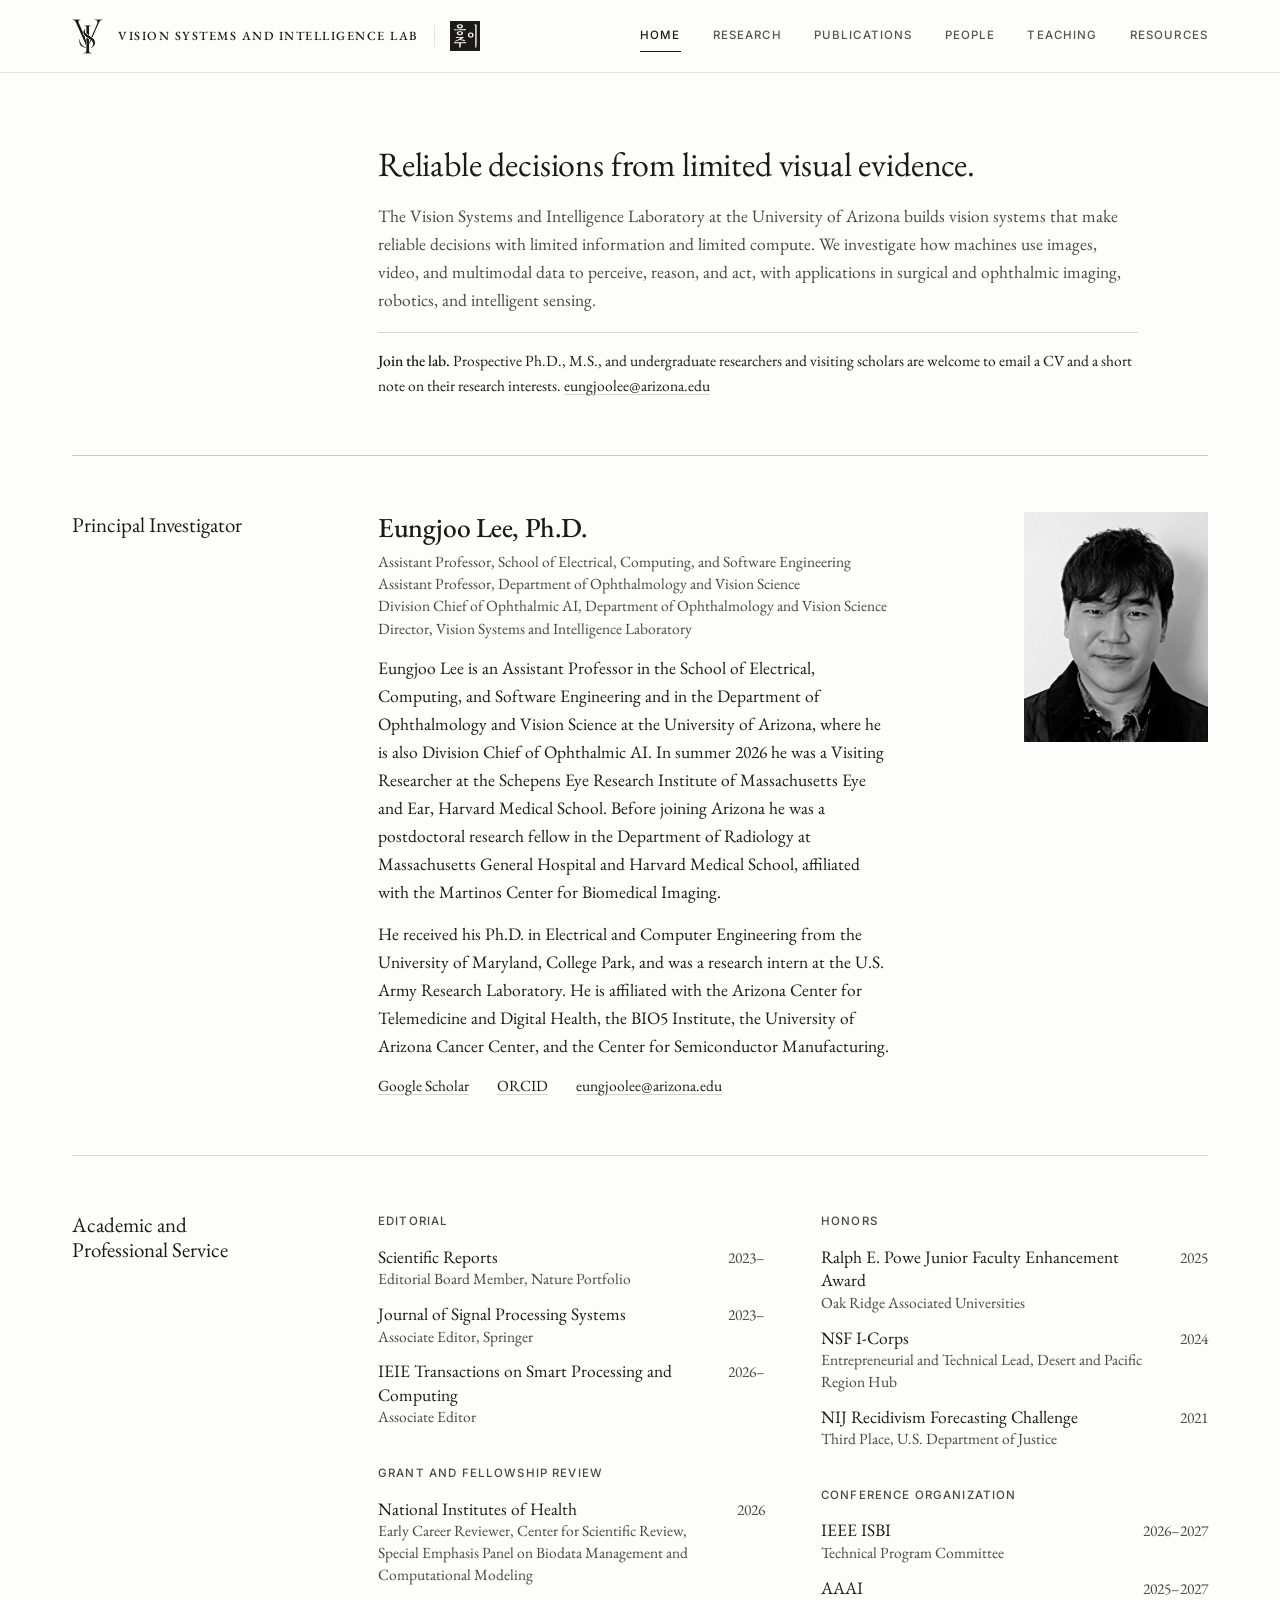
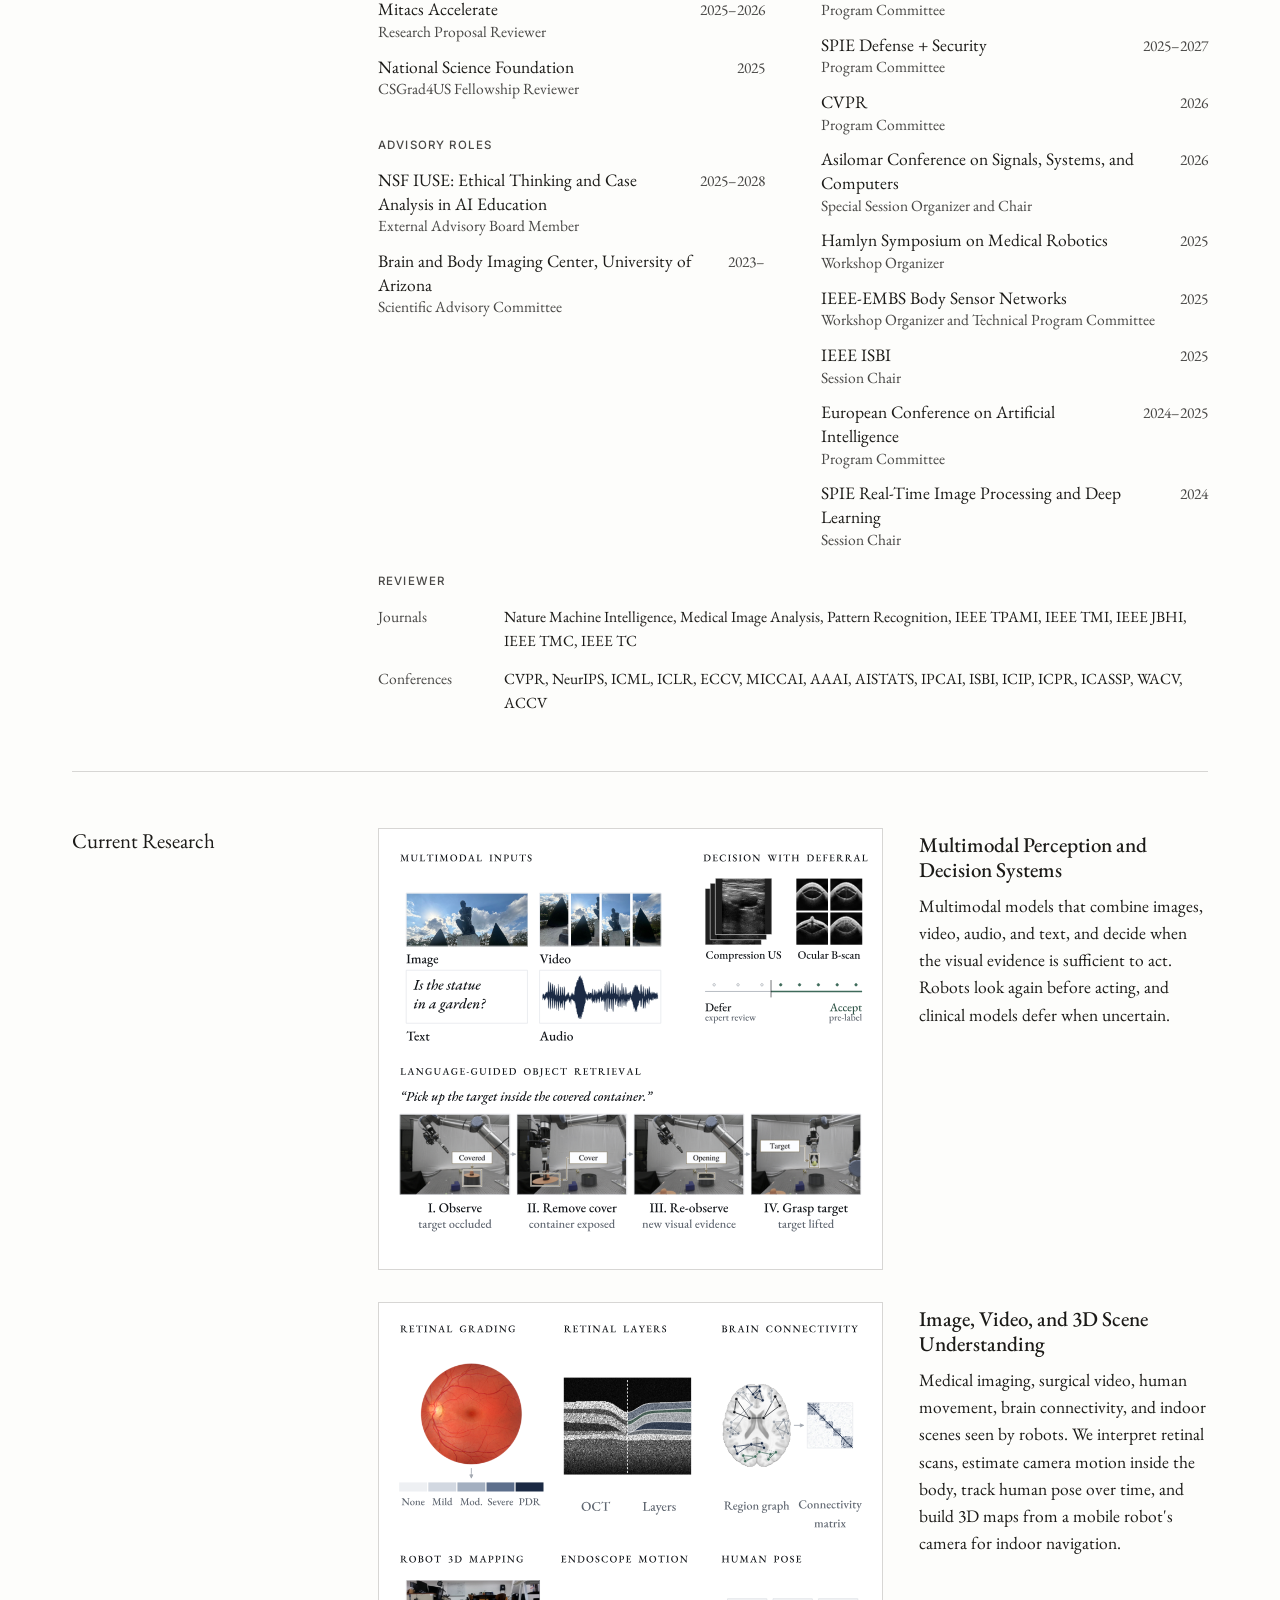
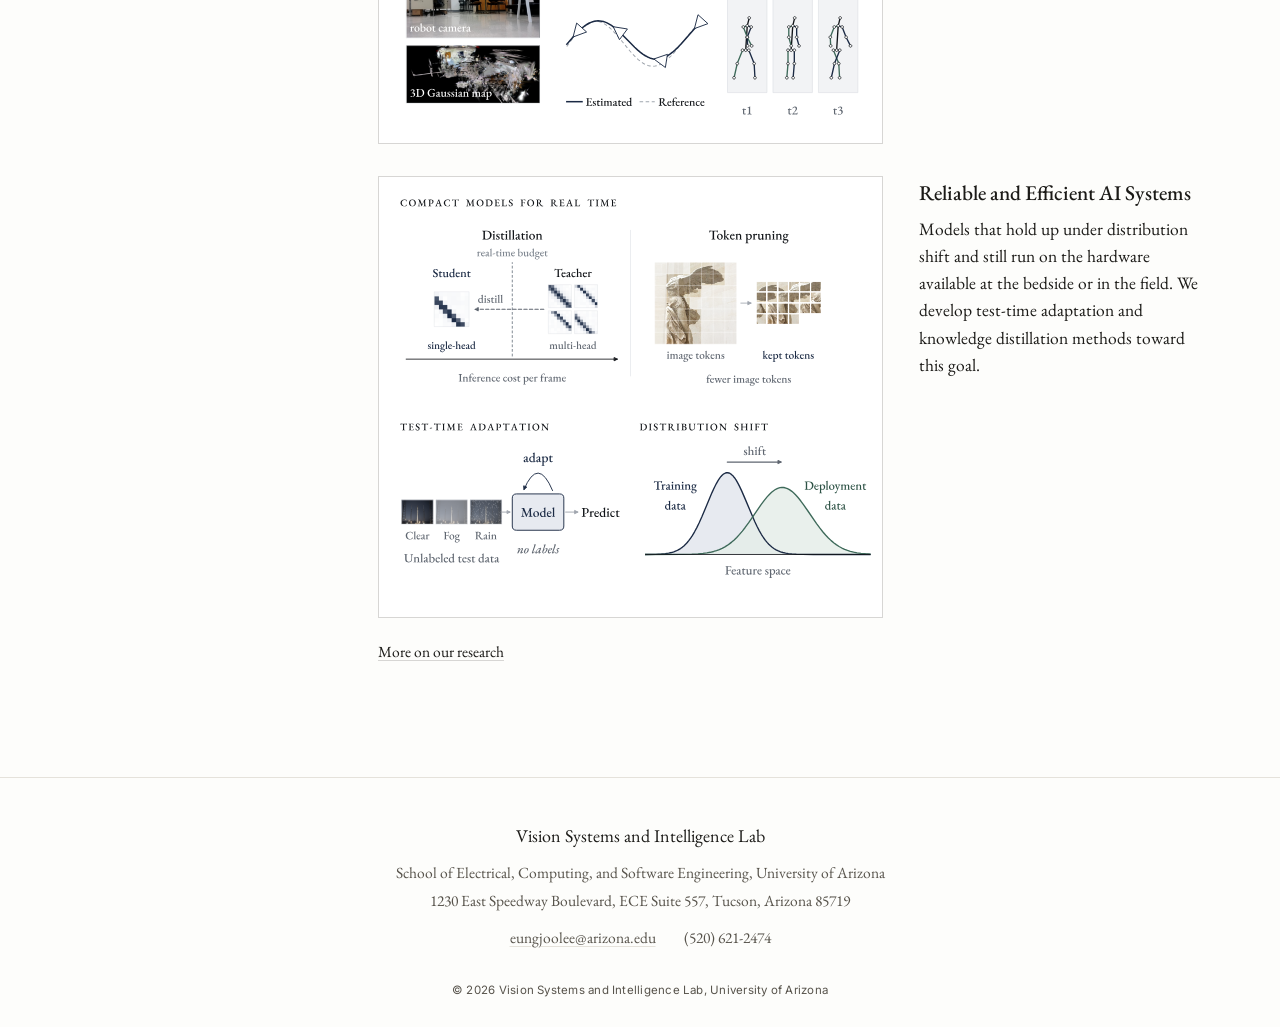
<file: index.html>
<!doctype html>
<html lang="en"><head><meta charset="utf-8"><meta name="viewport" content="width=device-width,initial-scale=1,viewport-fit=cover">
<title>Vision Systems and Intelligence Lab, University of Arizona</title><meta name="description" content="The Vision Systems and Intelligence Laboratory at the University of Arizona builds vision systems that make reliable decisions with limited information and limited compute.">
<meta property="og:title" content="Vision Systems and Intelligence Lab, University of Arizona"><meta property="og:description" content="The Vision Systems and Intelligence Laboratory at the University of Arizona builds vision systems that make reliable decisions with limited information and limited compute."><meta property="og:type" content="website"><meta property="og:site_name" content="Vision Systems and Intelligence Lab"><meta property="og:url" content="https://vsilab.github.io/">
<meta property="og:image" content="https://vsilab.github.io/assets/og-image.png?v=d3f667ca"><meta property="og:image:width" content="1200"><meta property="og:image:height" content="630"><meta property="og:image:alt" content="Vision Systems and Intelligence Lab, University of Arizona"><meta name="twitter:card" content="summary_large_image"><meta name="twitter:image" content="https://vsilab.github.io/assets/og-image.png?v=d3f667ca">
<link rel="icon" href="assets/favicon.png"><link rel="apple-touch-icon" href="assets/apple-touch-icon.png">
<link rel="preconnect" href="https://fonts.googleapis.com"><link rel="preconnect" href="https://fonts.gstatic.com" crossorigin><link rel="stylesheet" href="https://fonts.googleapis.com/css2?family=EB+Garamond:ital,wght@0,400;0,500;0,600;1,400&family=Inter:wght@400;500&display=swap"><link rel="stylesheet" href="assets/style.css?v=fe0dae03"></head>
<body><a class="skip" href="#main">Skip to content</a>
<header class="masthead"><div class="masthead-in"><a class="brand" href="index.html"><span class="mark" role="img" aria-label="VSI"></span><span class="brand-name"><span class="bn-1">Vision Systems and</span> <span class="bn-2">Intelligence Lab</span></span><span class="seal-rule" aria-hidden="true"></span><span class="seal" role="img" aria-label="이응주" style="-webkit-mask-image:url(assets/seal.svg?v=68c5e53a);mask-image:url(assets/seal.svg?v=68c5e53a)"></span></a><button class="menu" type="button" aria-expanded="false" aria-controls="nav">Menu</button><nav id="nav" class="nav" aria-label="Main"><a href="index.html" data-nav="index" aria-current="page">Home</a><a href="research.html" data-nav="research">Research</a><a href="publications.html" data-nav="publications">Publications</a><a href="people.html" data-nav="people">People</a><a href="teaching.html" data-nav="teaching">Teaching</a><a href="resources.html" data-nav="resources">Resources</a></nav></div></header>
<main id="main" class="wrap"><section class="hero"><h1>Reliable decisions from limited visual evidence.</h1><p>The Vision Systems and Intelligence Laboratory at the University of Arizona builds vision systems that make reliable decisions with limited information and limited compute. We investigate how machines use images, video, and multimodal data to perceive, reason, and act, with applications in surgical and ophthalmic imaging, robotics, and intelligent sensing.</p><p class="join"><span>Join the lab.</span> Prospective Ph.D., M.S., and undergraduate researchers and visiting scholars are welcome to email a CV and a short note on their research interests. <a href="mailto:eungjoolee@arizona.edu">eungjoolee@arizona.edu</a></p></section><section class="sec" id="pi"><h2 class="sec-title">Principal Investigator</h2><div class="sec-body"><div class="pi"><div class="pi-text"><p class="pi-name">Eungjoo Lee, Ph.D.</p><p class="pi-roles">Assistant Professor, School of Electrical, Computing, and Software Engineering<br>Assistant Professor, Department of Ophthalmology and Vision Science<br>Division Chief of Ophthalmic AI, Department of Ophthalmology and Vision Science<br>Director, Vision Systems and Intelligence Laboratory</p><p>Eungjoo Lee is an Assistant Professor in the School of Electrical, Computing, and Software Engineering and in the Department of Ophthalmology and Vision Science at the University of Arizona, where he is also Division Chief of Ophthalmic AI. In summer 2026 he was a Visiting Researcher at the Schepens Eye Research Institute of Massachusetts Eye and Ear, Harvard Medical School. Before joining Arizona he was a postdoctoral research fellow in the Department of Radiology at Massachusetts General Hospital and Harvard Medical School, affiliated with the Martinos Center for Biomedical Imaging.</p><p>He received his Ph.D. in Electrical and Computer Engineering from the University of Maryland, College Park, and was a research intern at the U.S. Army Research Laboratory. He is affiliated with the Arizona Center for Telemedicine and Digital Health, the BIO5 Institute, the University of Arizona Cancer Center, and the Center for Semiconductor Manufacturing.</p><p class="pi-links"><a href="https://scholar.google.com/citations?user=cyxDfeIAAAAJ&amp;hl=en" target="_blank" rel="noopener">Google Scholar</a><a href="https://orcid.org/0000-0001-6386-8470" target="_blank" rel="noopener">ORCID</a><a href="mailto:eungjoolee@arizona.edu">eungjoolee@arizona.edu</a></p></div><div class="pi-photo portrait"><img src="assets/people/eungjoo-lee-v3.jpg" alt="Eungjoo Lee, Ph.D." loading="lazy" decoding="async"></div></div></div></section><section class="sec" id="service"><h2 class="sec-title">Academic and Professional Service</h2><div class="sec-body"><div class="svc-grid"><div class="svc-group"><h3 class="minor">Editorial</h3><ul class="svc"><li><span class="svc-what"><span class="svc-name">Scientific Reports</span><span class="svc-role">Editorial Board Member, Nature Portfolio</span></span><span class="svc-year">2023–</span></li><li><span class="svc-what"><span class="svc-name">Journal of Signal Processing Systems</span><span class="svc-role">Associate Editor, Springer</span></span><span class="svc-year">2023–</span></li><li><span class="svc-what"><span class="svc-name">IEIE Transactions on Smart Processing and Computing</span><span class="svc-role">Associate Editor</span></span><span class="svc-year">2026–</span></li></ul></div><div class="svc-group"><h3 class="minor">Grant and fellowship review</h3><ul class="svc"><li><span class="svc-what"><span class="svc-name">National Institutes of Health</span><span class="svc-role">Early Career Reviewer, Center for Scientific Review, Special Emphasis Panel on Biodata Management and Computational Modeling</span></span><span class="svc-year">2026</span></li><li><span class="svc-what"><span class="svc-name">Mitacs Accelerate</span><span class="svc-role">Research Proposal Reviewer</span></span><span class="svc-year">2025–2026</span></li><li><span class="svc-what"><span class="svc-name">National Science Foundation</span><span class="svc-role">CSGrad4US Fellowship Reviewer</span></span><span class="svc-year">2025</span></li></ul></div><div class="svc-group"><h3 class="minor">Advisory roles</h3><ul class="svc"><li><span class="svc-what"><span class="svc-name">NSF IUSE: Ethical Thinking and Case Analysis in AI Education</span><span class="svc-role">External Advisory Board Member</span></span><span class="svc-year">2025–2028</span></li><li><span class="svc-what"><span class="svc-name">Brain and Body Imaging Center, University of Arizona</span><span class="svc-role">Scientific Advisory Committee</span></span><span class="svc-year">2023–</span></li></ul></div><div class="svc-group"><h3 class="minor">Honors</h3><ul class="svc"><li><span class="svc-what"><span class="svc-name">Ralph E. Powe Junior Faculty Enhancement Award</span><span class="svc-role">Oak Ridge Associated Universities</span></span><span class="svc-year">2025</span></li><li><span class="svc-what"><span class="svc-name">NSF I-Corps</span><span class="svc-role">Entrepreneurial and Technical Lead, Desert and Pacific Region Hub</span></span><span class="svc-year">2024</span></li><li><span class="svc-what"><span class="svc-name">NIJ Recidivism Forecasting Challenge</span><span class="svc-role">Third Place, U.S. Department of Justice</span></span><span class="svc-year">2021</span></li></ul></div><div class="svc-group"><h3 class="minor">Conference organization</h3><ul class="svc"><li><span class="svc-what"><span class="svc-name">IEEE ISBI</span><span class="svc-role">Technical Program Committee</span></span><span class="svc-year">2026–2027</span></li><li><span class="svc-what"><span class="svc-name">AAAI</span><span class="svc-role">Program Committee</span></span><span class="svc-year">2025–2027</span></li><li><span class="svc-what"><span class="svc-name">SPIE Defense + Security</span><span class="svc-role">Program Committee</span></span><span class="svc-year">2025–2027</span></li><li><span class="svc-what"><span class="svc-name">CVPR</span><span class="svc-role">Program Committee</span></span><span class="svc-year">2026</span></li><li><span class="svc-what"><span class="svc-name">Asilomar Conference on Signals, Systems, and Computers</span><span class="svc-role">Special Session Organizer and Chair</span></span><span class="svc-year">2026</span></li><li><span class="svc-what"><span class="svc-name">Hamlyn Symposium on Medical Robotics</span><span class="svc-role">Workshop Organizer</span></span><span class="svc-year">2025</span></li><li><span class="svc-what"><span class="svc-name">IEEE-EMBS Body Sensor Networks</span><span class="svc-role">Workshop Organizer and Technical Program Committee</span></span><span class="svc-year">2025</span></li><li><span class="svc-what"><span class="svc-name">IEEE ISBI</span><span class="svc-role">Session Chair</span></span><span class="svc-year">2025</span></li><li><span class="svc-what"><span class="svc-name">European Conference on Artificial Intelligence</span><span class="svc-role">Program Committee</span></span><span class="svc-year">2024–2025</span></li><li><span class="svc-what"><span class="svc-name">SPIE Real-Time Image Processing and Deep Learning</span><span class="svc-role">Session Chair</span></span><span class="svc-year">2024</span></li></ul></div></div><div class="svc-rv"><h3 class="minor">Reviewer</h3><p class="rv"><span>Journals</span>Nature Machine Intelligence, Medical Image Analysis, Pattern Recognition, IEEE TPAMI, IEEE TMI, IEEE JBHI, IEEE TMC, IEEE TC</p><p class="rv"><span>Conferences</span>CVPR, NeurIPS, ICML, ICLR, ECCV, MICCAI, AAAI, AISTATS, IPCAI, ISBI, ICIP, ICPR, ICASSP, WACV, ACCV</p></div></div></section><section class="sec" id="current"><h2 class="sec-title">Current Research</h2><div class="sec-body"><div class="dirs"><article class="dir"><div class="dir-text"><h3><a href="research.html#multimodal">Multimodal Perception and Decision Systems</a></h3><p>Multimodal models that combine images, video, audio, and text, and decide when the visual evidence is sufficient to act. Robots look again before acting, and clinical models defer when uncertain.</p></div><figure class="fig"><div class="fig-mat"><img src="assets/figures/overview-multimodal.svg?v=44f042c1" alt="One garden scene in four modalities (a photo of a statue among clipped yews, video frames panning across the garden, the waveform of birdsong there, and a question about the scene); compression ultrasound (DVT) and ocular B-scan views above a model-confidence scale, where cases below a reliability threshold are deferred to expert review and the rest are accepted as pre-labels; and a real robot that removes a cover, looks again, and grasps the target" loading="lazy" decoding="async" onerror="vsiFigError(this)"><span class="fig-empty" aria-hidden="true"></span></div></figure></article><article class="dir"><div class="dir-text"><h3><a href="research.html#medical">Image, Video, and 3D Scene Understanding</a></h3><p>Medical imaging, surgical video, human movement, brain connectivity, and indoor scenes seen by robots. We interpret retinal scans, estimate camera motion inside the body, track human pose over time, and build 3D maps from a mobile robot&#x27;s camera for indoor navigation.</p></div><figure class="fig"><div class="fig-mat"><img src="assets/figures/overview-medical.svg?v=fc5af7fb" alt="A fundus photograph with the five-level diabetic retinopathy severity scale, retinal layers in OCT, brain regions on an MNI template linked as a graph with the matching connectivity matrix, human pose keypoints across video frames, an endoscope camera trajectory, and a robot camera frame with the 3D Gaussian map built from the robot&#x27;s video" loading="lazy" decoding="async" onerror="vsiFigError(this)"><span class="fig-empty" aria-hidden="true"></span></div></figure></article><article class="dir"><div class="dir-text"><h3><a href="research.html#reliable">Reliable and Efficient AI Systems</a></h3><p>Models that hold up under distribution shift and still run on the hardware available at the bedside or in the field. We develop test-time adaptation and knowledge distillation methods toward this goal.</p></div><figure class="fig"><div class="fig-mat"><img src="assets/figures/overview-reliable.svg?v=3e376051" alt="Two routes to compact models (a multi-head attention teacher distilled into a single-head student that fits a real-time budget, and pruning background tokens of a photograph of a statue so the model processes fewer tokens); a model that adapts on unlabeled images taken in clear, foggy, and rainy weather; and a shift in feature space between training and deployment data" loading="lazy" decoding="async" onerror="vsiFigError(this)"><span class="fig-empty" aria-hidden="true"></span></div></figure></article></div><p class="sec-more"><a href="research.html">More on our research</a></p></div></section></main>
<footer class="foot"><div class="foot-in"><p class="foot-name">Vision Systems and Intelligence Lab</p><p><span class="nw">School of Electrical, Computing, and Software Engineering</span>, <span class="nw">University of Arizona</span></p><p><span class="nw">1230 East Speedway Boulevard</span>, <span class="nw">ECE Suite 557</span>, <span class="nw">Tucson, Arizona 85719</span></p><p class="foot-contact"><a href="mailto:eungjoolee@arizona.edu">eungjoolee@arizona.edu</a><span>(520) 621-2474</span></p><p class="foot-copy">© 2026 Vision Systems and Intelligence Lab, University of Arizona</p></div></footer>
<script src="assets/site.js?v=8c8b1245"></script></body></html>
</file>
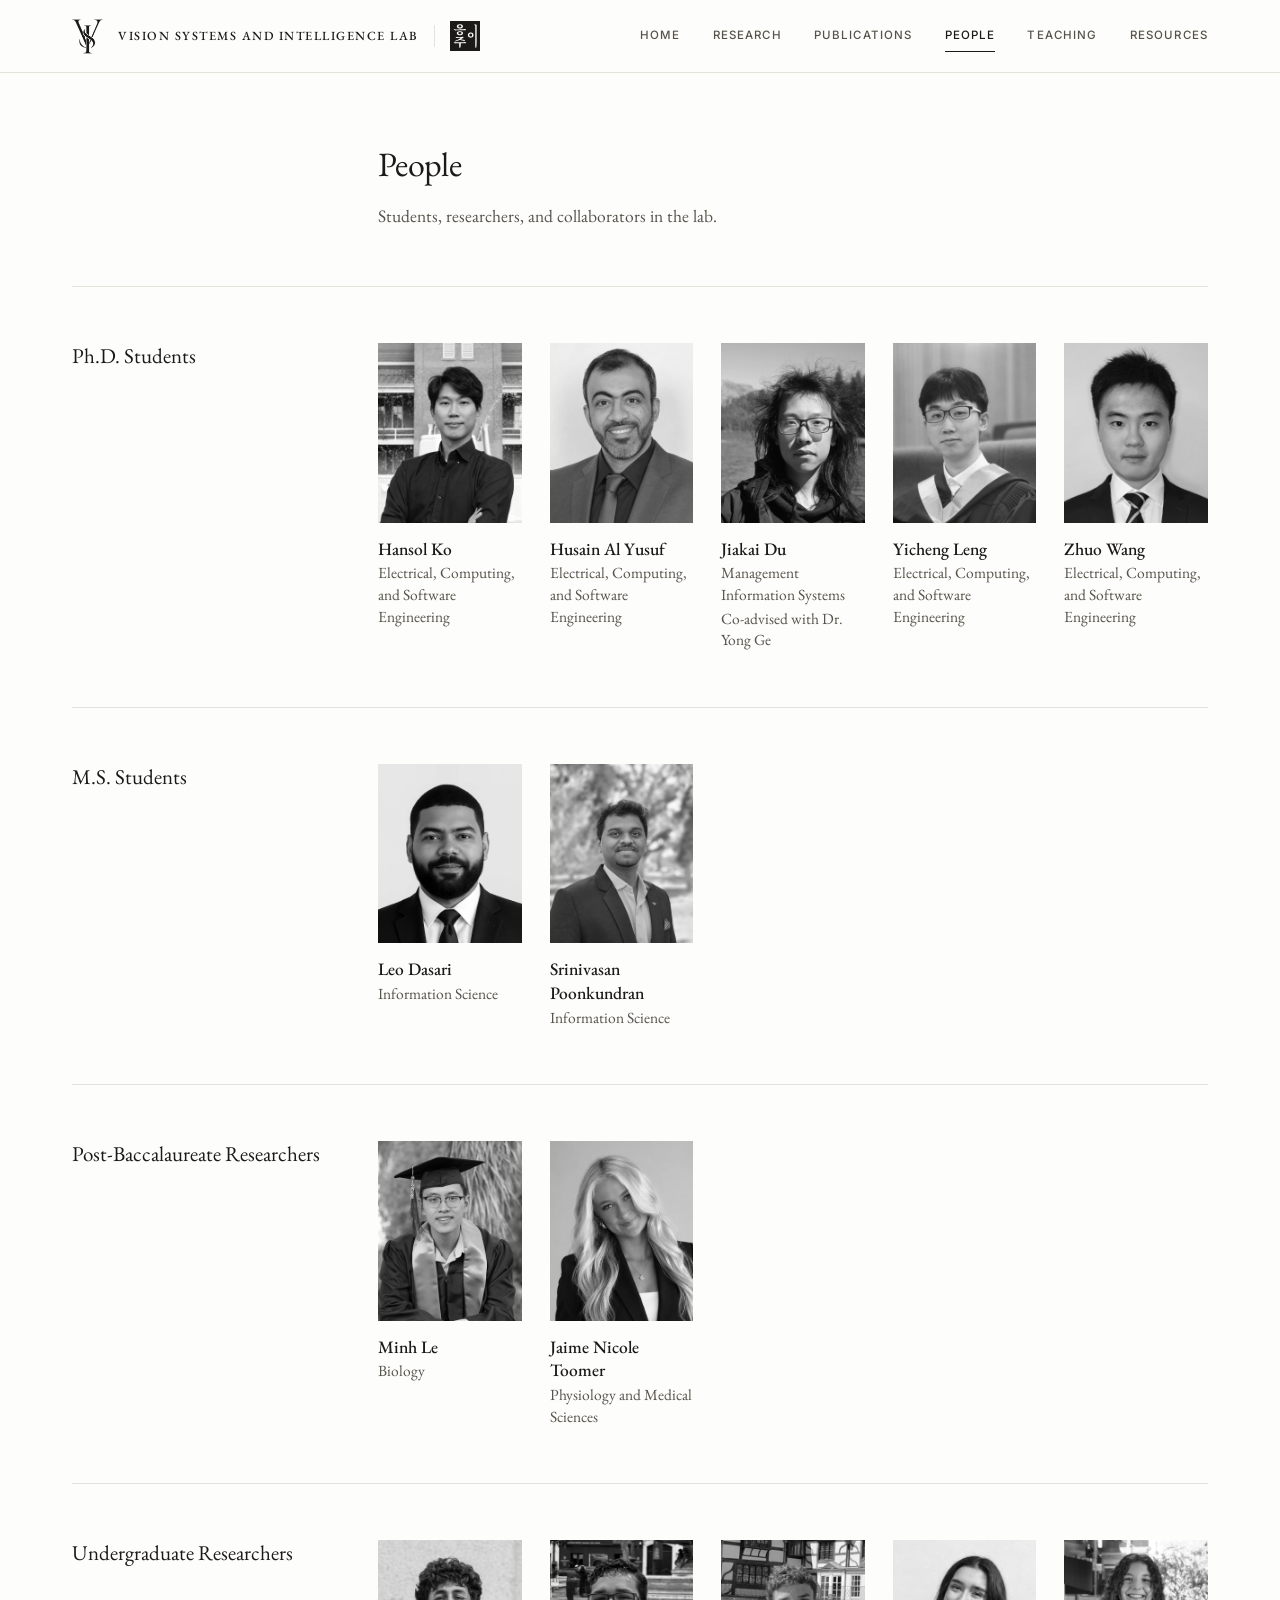
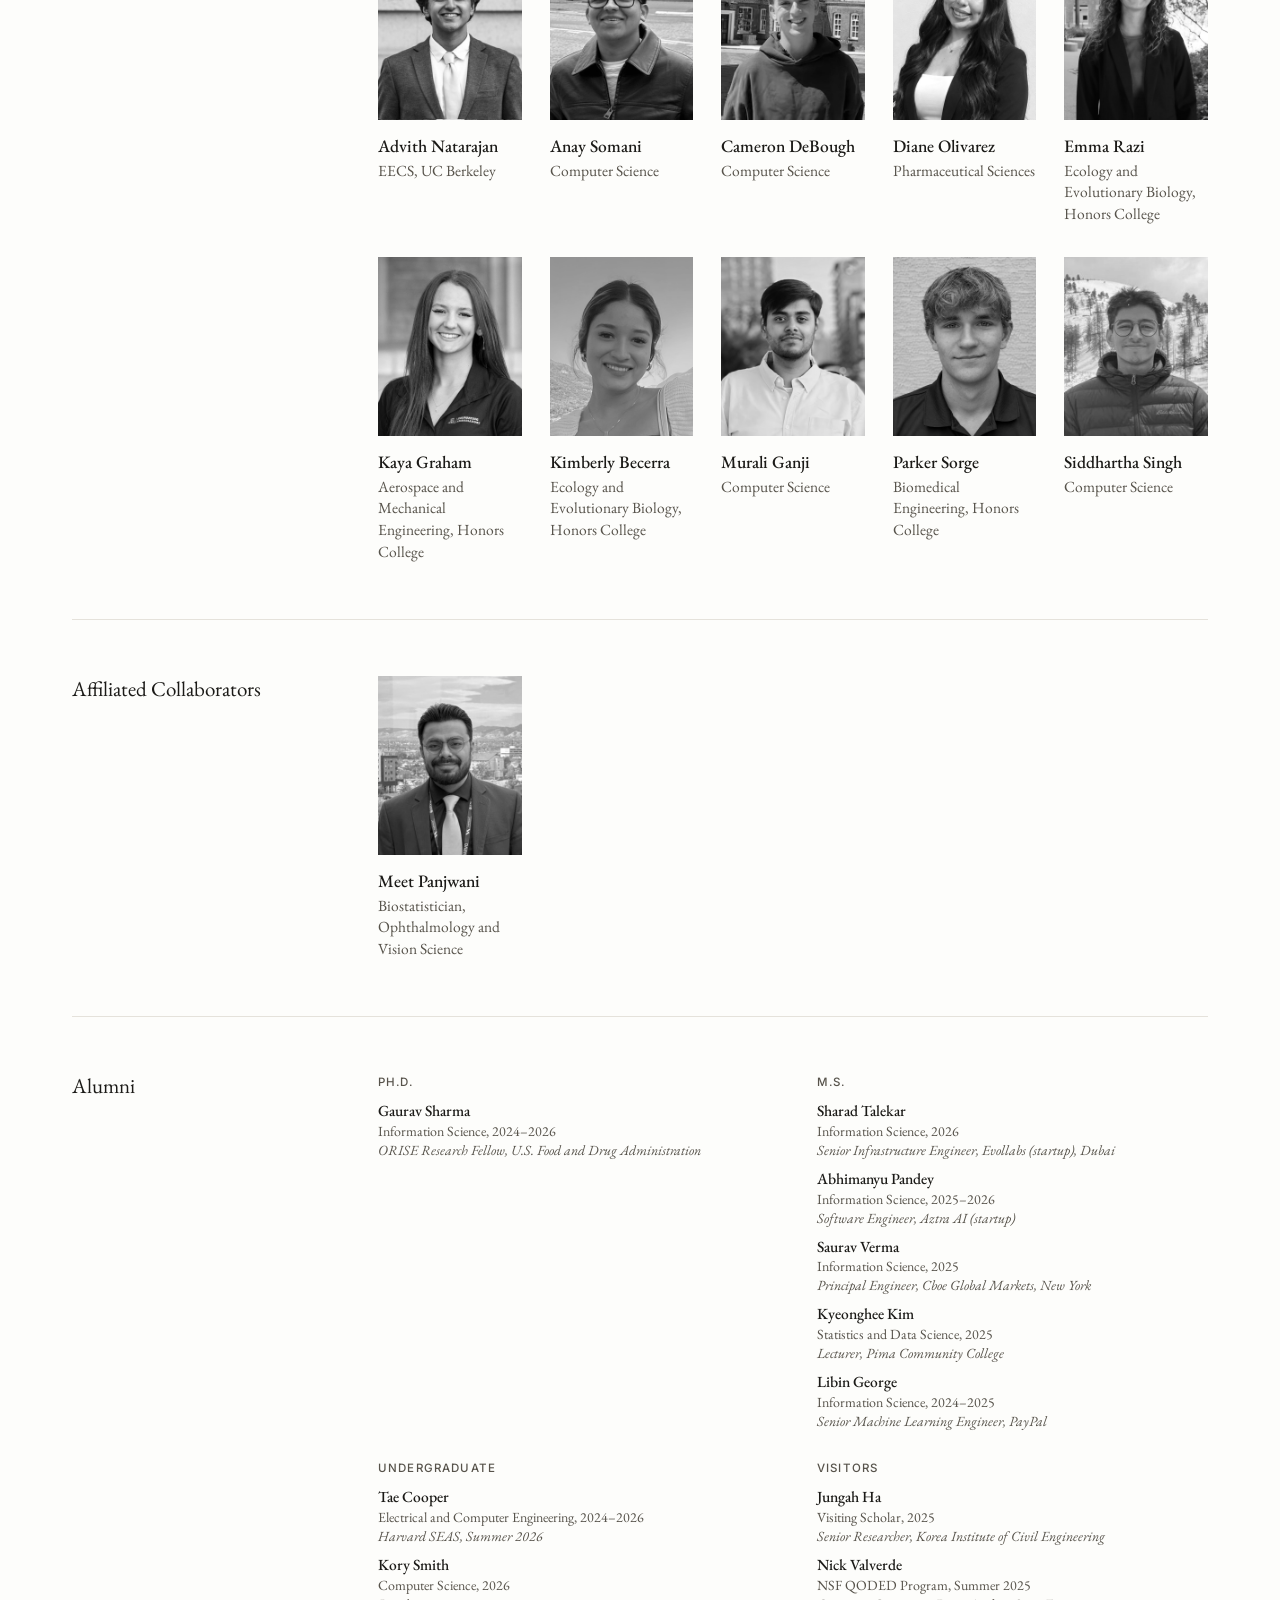
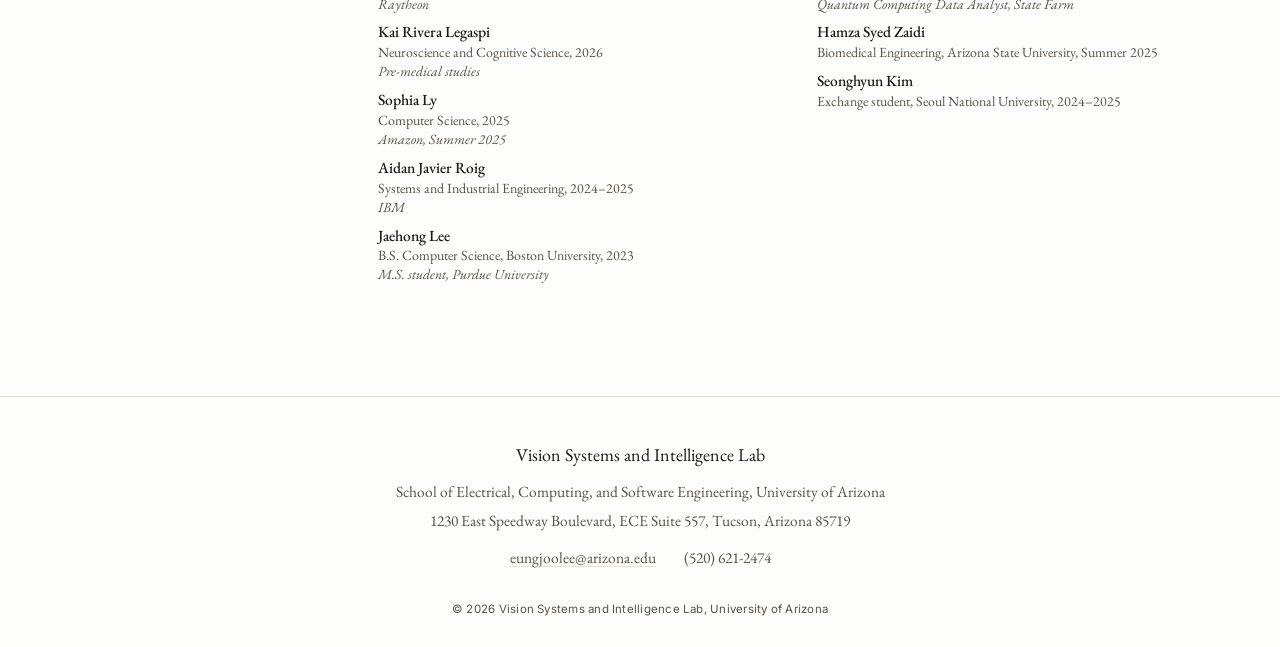
<file: people.html>
<!doctype html>
<html lang="en"><head><meta charset="utf-8"><meta name="viewport" content="width=device-width,initial-scale=1,viewport-fit=cover">
<title>People, Vision Systems and Intelligence Lab</title><meta name="description" content="The Vision Systems and Intelligence Laboratory at the University of Arizona builds vision systems that make reliable decisions with limited information and limited compute.">
<meta property="og:title" content="People, Vision Systems and Intelligence Lab"><meta property="og:description" content="The Vision Systems and Intelligence Laboratory at the University of Arizona builds vision systems that make reliable decisions with limited information and limited compute."><meta property="og:type" content="website"><meta property="og:site_name" content="Vision Systems and Intelligence Lab"><meta property="og:url" content="https://vsilab.github.io/people.html">
<meta property="og:image" content="https://vsilab.github.io/assets/og-image.png?v=d3f667ca"><meta property="og:image:width" content="1200"><meta property="og:image:height" content="630"><meta property="og:image:alt" content="Vision Systems and Intelligence Lab, University of Arizona"><meta name="twitter:card" content="summary_large_image"><meta name="twitter:image" content="https://vsilab.github.io/assets/og-image.png?v=d3f667ca">
<link rel="icon" href="assets/favicon.png"><link rel="apple-touch-icon" href="assets/apple-touch-icon.png">
<link rel="preconnect" href="https://fonts.googleapis.com"><link rel="preconnect" href="https://fonts.gstatic.com" crossorigin><link rel="stylesheet" href="https://fonts.googleapis.com/css2?family=EB+Garamond:ital,wght@0,400;0,500;0,600;1,400&family=Inter:wght@400;500&display=swap"><link rel="stylesheet" href="assets/style.css?v=fe0dae03"></head>
<body><a class="skip" href="#main">Skip to content</a>
<header class="masthead"><div class="masthead-in"><a class="brand" href="index.html"><span class="mark" role="img" aria-label="VSI"></span><span class="brand-name"><span class="bn-1">Vision Systems and</span> <span class="bn-2">Intelligence Lab</span></span><span class="seal-rule" aria-hidden="true"></span><span class="seal" role="img" aria-label="이응주" style="-webkit-mask-image:url(assets/seal.svg?v=68c5e53a);mask-image:url(assets/seal.svg?v=68c5e53a)"></span></a><button class="menu" type="button" aria-expanded="false" aria-controls="nav">Menu</button><nav id="nav" class="nav" aria-label="Main"><a href="index.html" data-nav="index">Home</a><a href="research.html" data-nav="research">Research</a><a href="publications.html" data-nav="publications">Publications</a><a href="people.html" data-nav="people" aria-current="page">People</a><a href="teaching.html" data-nav="teaching">Teaching</a><a href="resources.html" data-nav="resources">Resources</a></nav></div></header>
<main id="main" class="wrap"><section class="page-head"><h1>People</h1><p>Students, researchers, and collaborators in the lab.</p></section><section class="sec" id="phd"><h2 class="sec-title">Ph.D. Students</h2><div class="sec-body"><ul class="people"><li class="person"><div class="portrait"><img src="assets/people/hansol-ko.jpg" alt="Hansol Ko" loading="lazy" decoding="async"></div><p class="p-name">Hansol Ko</p><p class="p-dept">Electrical, Computing, and Software Engineering</p></li><li class="person"><div class="portrait"><img src="assets/people/husain-al-yusuf.jpg" alt="Husain Al Yusuf" loading="lazy" decoding="async"></div><p class="p-name">Husain Al Yusuf</p><p class="p-dept">Electrical, Computing, and Software Engineering</p></li><li class="person"><div class="portrait"><img src="assets/people/jiakai-du.jpg" alt="Jiakai Du" loading="lazy" decoding="async"></div><p class="p-name">Jiakai Du</p><p class="p-dept">Management Information Systems</p><p class="p-dept">Co-advised with Dr. Yong Ge</p></li><li class="person"><div class="portrait"><img src="assets/people/yicheng-leng.jpg" alt="Yicheng Leng" loading="lazy" decoding="async"></div><p class="p-name">Yicheng Leng</p><p class="p-dept">Electrical, Computing, and Software Engineering</p></li><li class="person"><div class="portrait"><img src="assets/people/zhuo-wang.jpg" alt="Zhuo Wang" loading="lazy" decoding="async"></div><p class="p-name">Zhuo Wang</p><p class="p-dept">Electrical, Computing, and Software Engineering</p></li></ul></div></section><section class="sec" id="ms"><h2 class="sec-title">M.S. Students</h2><div class="sec-body"><ul class="people"><li class="person"><div class="portrait"><img src="assets/people/leo-dasari.jpg" alt="Leo Dasari" loading="lazy" decoding="async"></div><p class="p-name">Leo Dasari</p><p class="p-dept">Information Science</p></li><li class="person"><div class="portrait"><img src="assets/people/samarla-krishna.jpg" alt="Srinivasan Poonkundran" loading="lazy" decoding="async"></div><p class="p-name">Srinivasan Poonkundran</p><p class="p-dept">Information Science</p></li></ul></div></section><section class="sec" id="postbac"><h2 class="sec-title">Post-Baccalaureate Researchers</h2><div class="sec-body"><ul class="people"><li class="person"><div class="portrait"><img src="assets/people/minh-le.jpg" alt="Minh Le" loading="lazy" decoding="async"></div><p class="p-name">Minh Le</p><p class="p-dept">Biology</p></li><li class="person"><div class="portrait"><img src="assets/people/jaime-toomer.jpg" alt="Jaime Nicole Toomer" loading="lazy" decoding="async"></div><p class="p-name">Jaime Nicole Toomer</p><p class="p-dept">Physiology and Medical Sciences</p></li></ul></div></section><section class="sec" id="undergrad"><h2 class="sec-title">Undergraduate Researchers</h2><div class="sec-body"><ul class="people"><li class="person"><div class="portrait"><img src="assets/people/advith-natarajan.jpg" alt="Advith Natarajan" loading="lazy" decoding="async"></div><p class="p-name">Advith Natarajan</p><p class="p-dept">EECS, UC Berkeley</p></li><li class="person"><div class="portrait"><img src="assets/people/anay-somani.jpg" alt="Anay Somani" loading="lazy" decoding="async"></div><p class="p-name">Anay Somani</p><p class="p-dept">Computer Science</p></li><li class="person"><div class="portrait"><img src="assets/people/cameron-debough-v3.jpg" alt="Cameron DeBough" loading="lazy" decoding="async"></div><p class="p-name">Cameron DeBough</p><p class="p-dept">Computer Science</p></li><li class="person"><div class="portrait"><img src="assets/people/diane-olivarez-v4.jpg" alt="Diane Olivarez" loading="lazy" decoding="async"></div><p class="p-name">Diane Olivarez</p><p class="p-dept">Pharmaceutical Sciences</p></li><li class="person"><div class="portrait"><img src="assets/people/emma-razi-v2.jpg" alt="Emma Razi" loading="lazy" decoding="async"></div><p class="p-name">Emma Razi</p><p class="p-dept">Ecology and Evolutionary Biology, Honors College</p></li><li class="person"><div class="portrait"><img src="assets/people/kaya-graham.jpg" alt="Kaya Graham" loading="lazy" decoding="async"></div><p class="p-name">Kaya Graham</p><p class="p-dept">Aerospace and Mechanical Engineering, Honors College</p></li><li class="person"><div class="portrait"><img src="assets/people/kimberly-becerra.jpg" alt="Kimberly Becerra" loading="lazy" decoding="async"></div><p class="p-name">Kimberly Becerra</p><p class="p-dept">Ecology and Evolutionary Biology, Honors College</p></li><li class="person"><div class="portrait"><img src="assets/people/murali-karthik-ganji.jpg" alt="Murali Ganji" loading="lazy" decoding="async"></div><p class="p-name">Murali Ganji</p><p class="p-dept">Computer Science</p></li><li class="person"><div class="portrait"><img src="assets/people/parker-sorge.jpg" alt="Parker Sorge" loading="lazy" decoding="async"></div><p class="p-name">Parker Sorge</p><p class="p-dept">Biomedical Engineering, Honors College</p></li><li class="person"><div class="portrait"><img src="assets/people/siddhartha-singh-v2.jpg" alt="Siddhartha Singh" loading="lazy" decoding="async"></div><p class="p-name">Siddhartha Singh</p><p class="p-dept">Computer Science</p></li></ul></div></section><section class="sec" id="collaborator"><h2 class="sec-title">Affiliated Collaborators</h2><div class="sec-body"><ul class="people"><li class="person"><div class="portrait"><img src="assets/people/meet-panjwani.jpg" alt="Meet Panjwani" loading="lazy" decoding="async"></div><p class="p-name">Meet Panjwani</p><p class="p-dept">Biostatistician, Ophthalmology and Vision Science</p></li></ul></div></section><section class="sec" id="alumni"><h2 class="sec-title">Alumni</h2><div class="sec-body"><div class="al-grid"><div class="al-group"><h3 class="minor">Ph.D.</h3><ul class="alumni"><li><span class="al-name">Gaurav Sharma</span><span>Information Science, 2024–2026</span><span class="al-now">ORISE Research Fellow, U.S. Food and Drug Administration</span></li></ul></div><div class="al-group"><h3 class="minor">M.S.</h3><ul class="alumni"><li><span class="al-name">Sharad Talekar</span><span>Information Science, 2026</span><span class="al-now">Senior Infrastructure Engineer, Evollabs (startup), Dubai</span></li><li><span class="al-name">Abhimanyu Pandey</span><span>Information Science, 2025–2026</span><span class="al-now">Software Engineer, Aztra AI (startup)</span></li><li><span class="al-name">Saurav Verma</span><span>Information Science, 2025</span><span class="al-now">Principal Engineer, Cboe Global Markets, New York</span></li><li><span class="al-name">Kyeonghee Kim</span><span>Statistics and Data Science, 2025</span><span class="al-now">Lecturer, Pima Community College</span></li><li><span class="al-name">Libin George</span><span>Information Science, 2024–2025</span><span class="al-now">Senior Machine Learning Engineer, PayPal</span></li></ul></div><div class="al-group"><h3 class="minor">Undergraduate</h3><ul class="alumni"><li><span class="al-name">Tae Cooper</span><span>Electrical and Computer Engineering, 2024–2026</span><span class="al-now">Harvard SEAS, Summer 2026</span></li><li><span class="al-name">Kory Smith</span><span>Computer Science, 2026</span><span class="al-now">Raytheon</span></li><li><span class="al-name">Kai Rivera Legaspi</span><span>Neuroscience and Cognitive Science, 2026</span><span class="al-now">Pre-medical studies</span></li><li><span class="al-name">Sophia Ly</span><span>Computer Science, 2025</span><span class="al-now">Amazon, Summer 2025</span></li><li><span class="al-name">Aidan Javier Roig</span><span>Systems and Industrial Engineering, 2024–2025</span><span class="al-now">IBM</span></li><li><span class="al-name">Jaehong Lee</span><span>B.S. Computer Science, Boston University, 2023</span><span class="al-now">M.S. student, Purdue University</span></li></ul></div><div class="al-group"><h3 class="minor">Visitors</h3><ul class="alumni"><li><span class="al-name">Jungah Ha</span><span>Visiting Scholar, 2025</span><span class="al-now">Senior Researcher, Korea Institute of Civil Engineering</span></li><li><span class="al-name">Nick Valverde</span><span>NSF QODED Program, Summer 2025</span><span class="al-now">Quantum Computing Data Analyst, State Farm</span></li><li><span class="al-name">Hamza Syed Zaidi</span><span>Biomedical Engineering, Arizona State University, Summer 2025</span></li><li><span class="al-name">Seonghyun Kim</span><span>Exchange student, Seoul National University, 2024–2025</span></li></ul></div></div></div></section></main>
<footer class="foot"><div class="foot-in"><p class="foot-name">Vision Systems and Intelligence Lab</p><p><span class="nw">School of Electrical, Computing, and Software Engineering</span>, <span class="nw">University of Arizona</span></p><p><span class="nw">1230 East Speedway Boulevard</span>, <span class="nw">ECE Suite 557</span>, <span class="nw">Tucson, Arizona 85719</span></p><p class="foot-contact"><a href="mailto:eungjoolee@arizona.edu">eungjoolee@arizona.edu</a><span>(520) 621-2474</span></p><p class="foot-copy">© 2026 Vision Systems and Intelligence Lab, University of Arizona</p></div></footer>
<script src="assets/site.js?v=8c8b1245"></script></body></html>
</file>
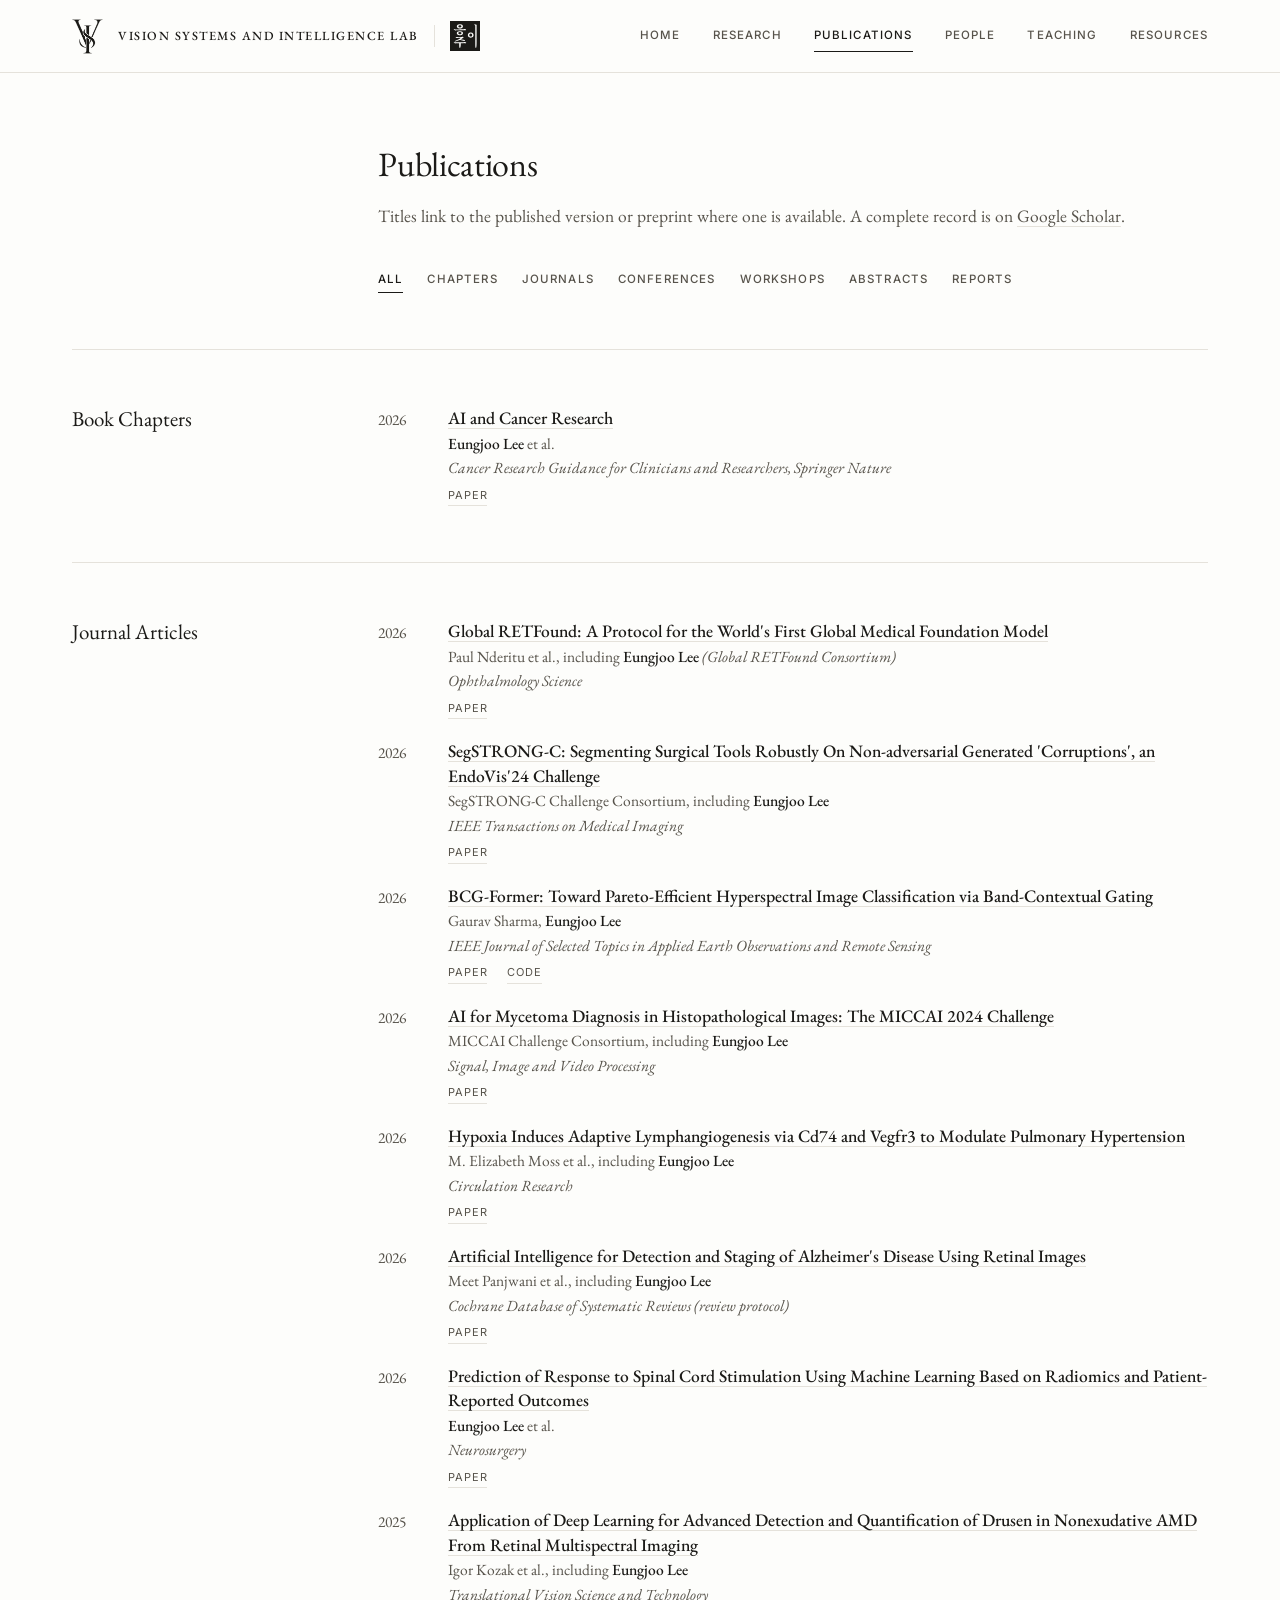
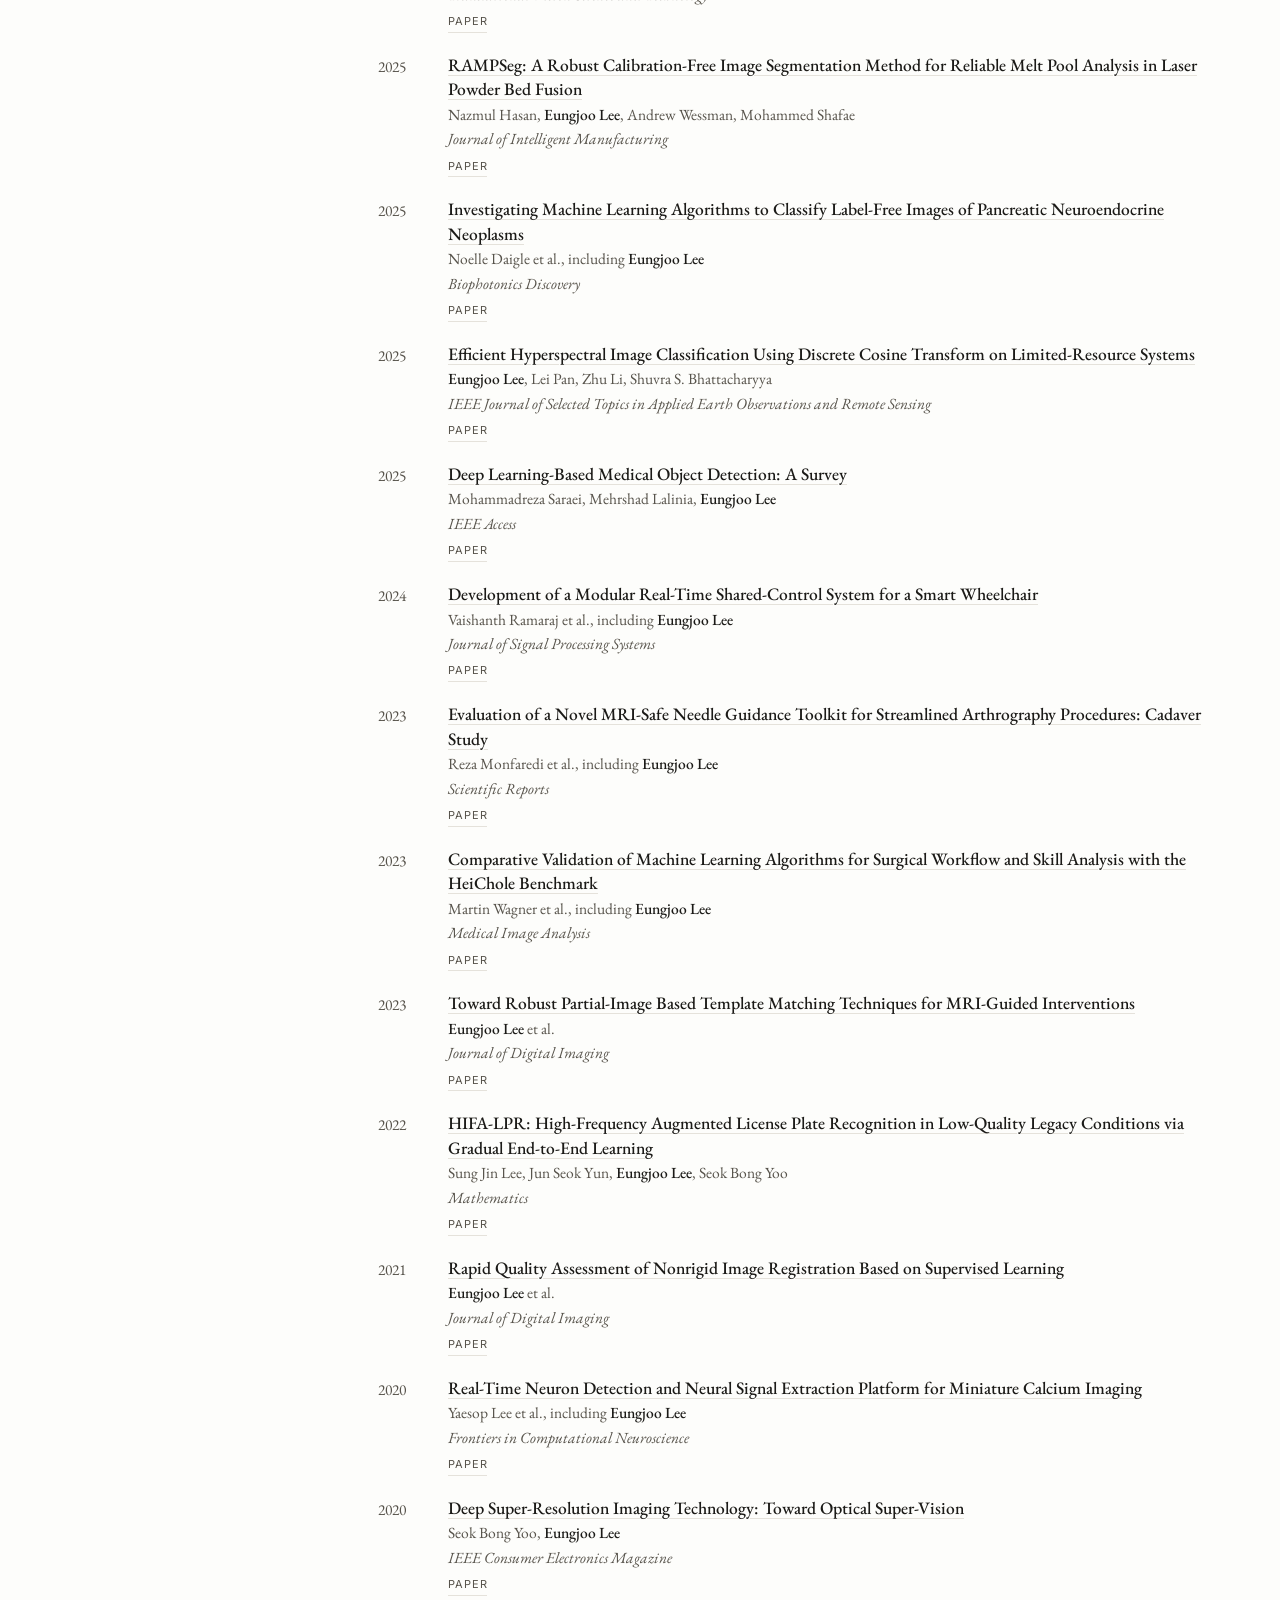
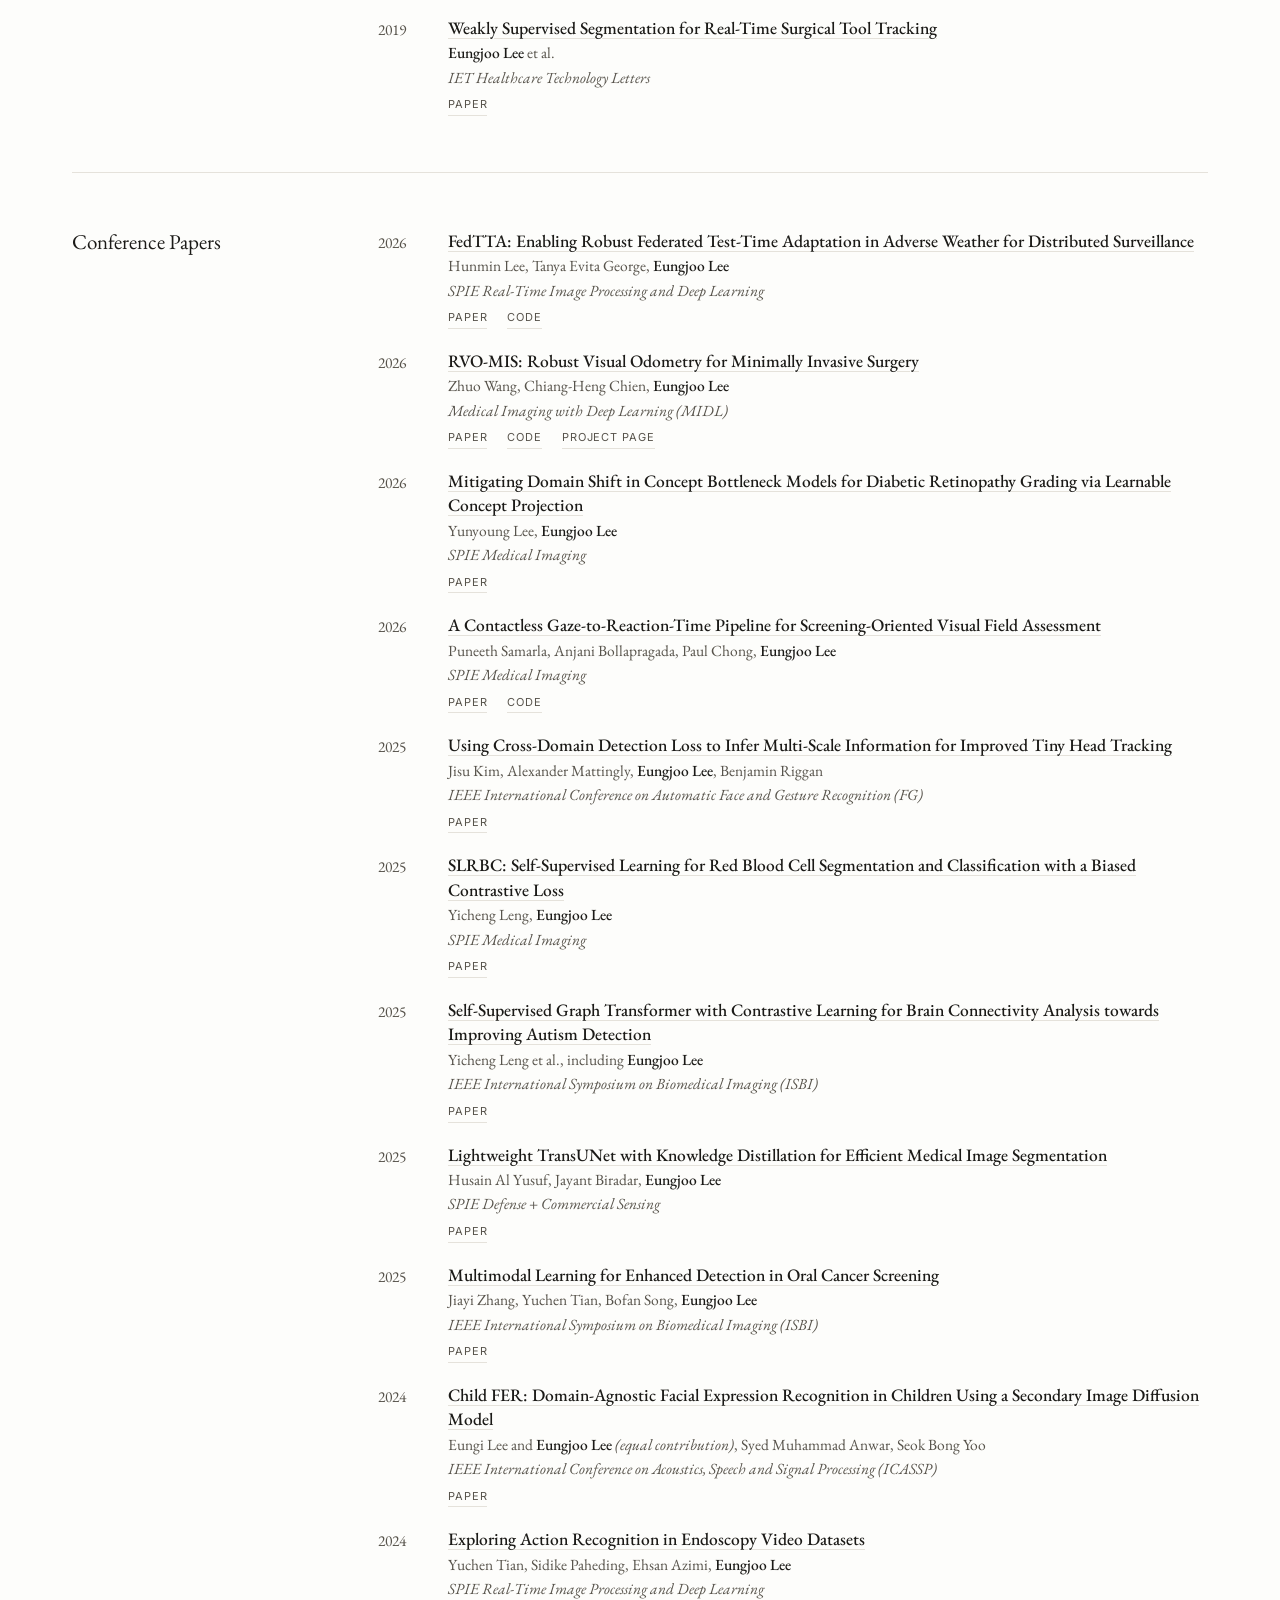
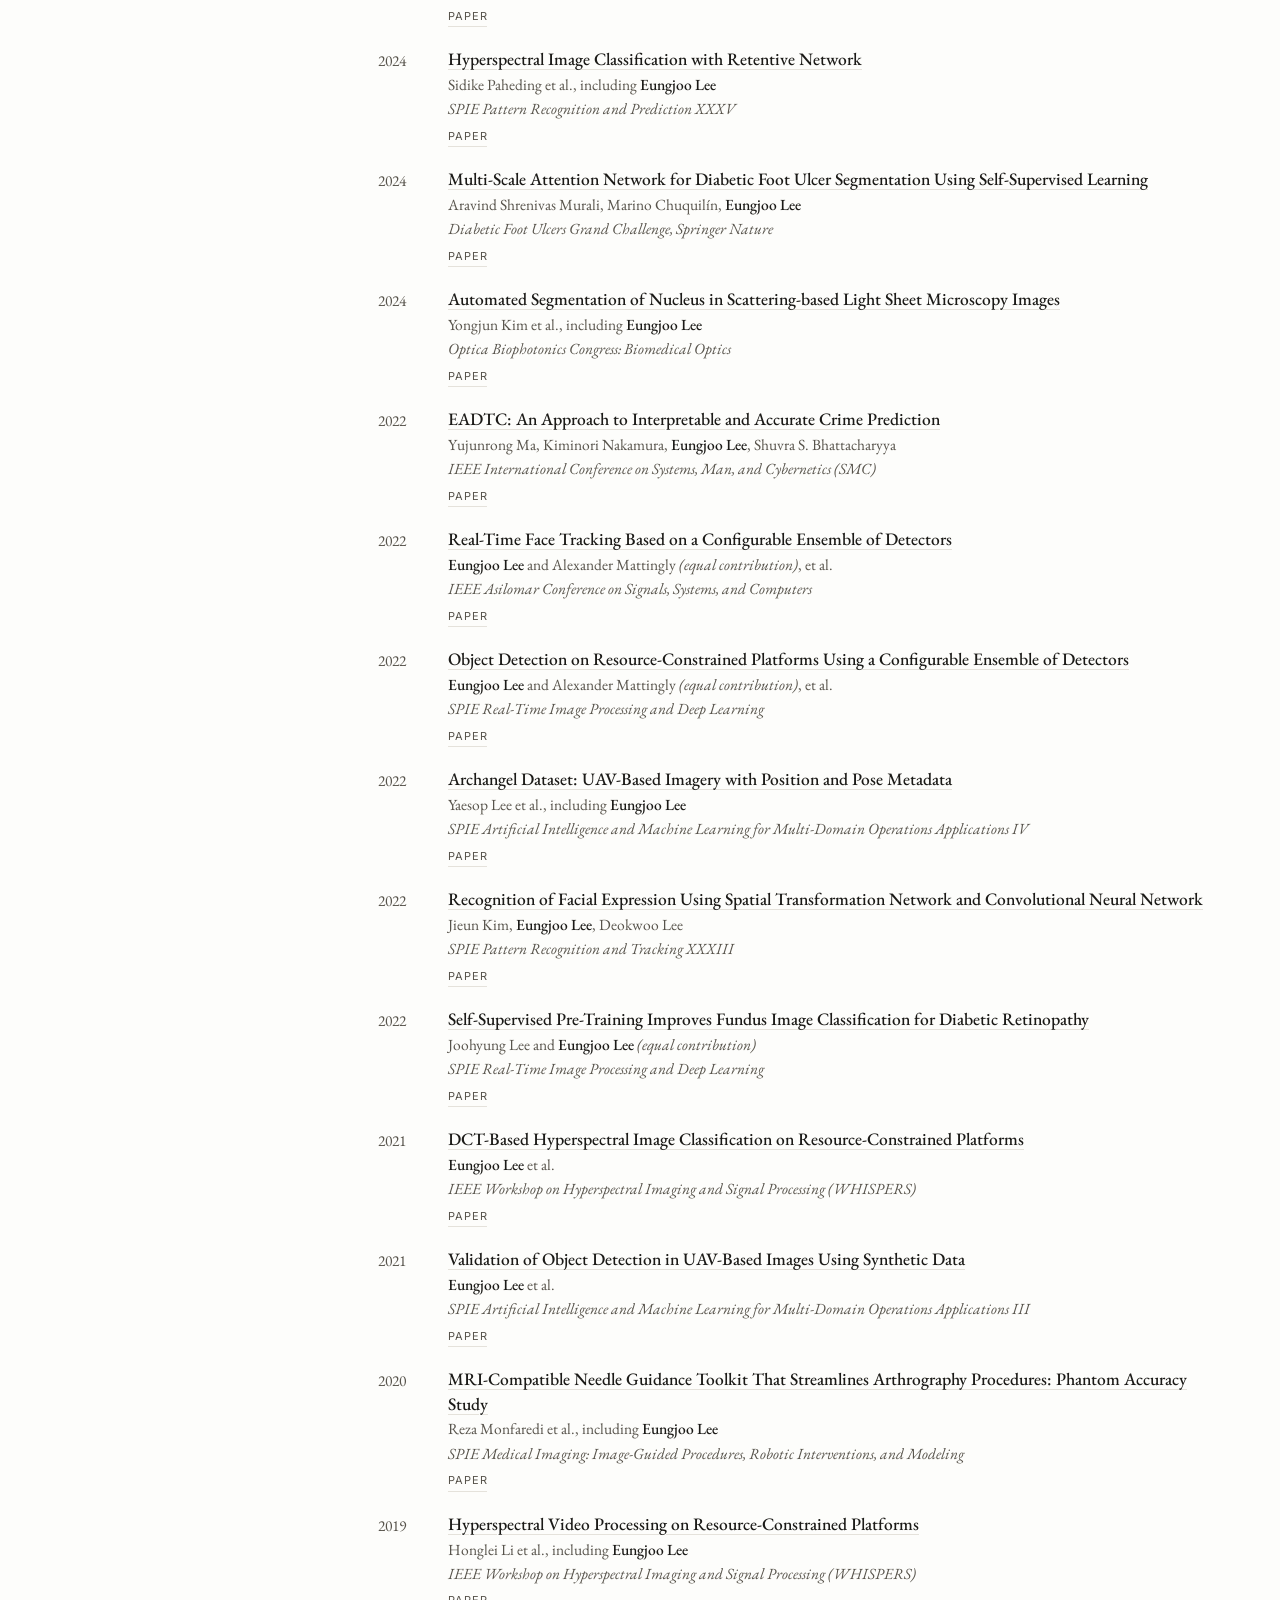
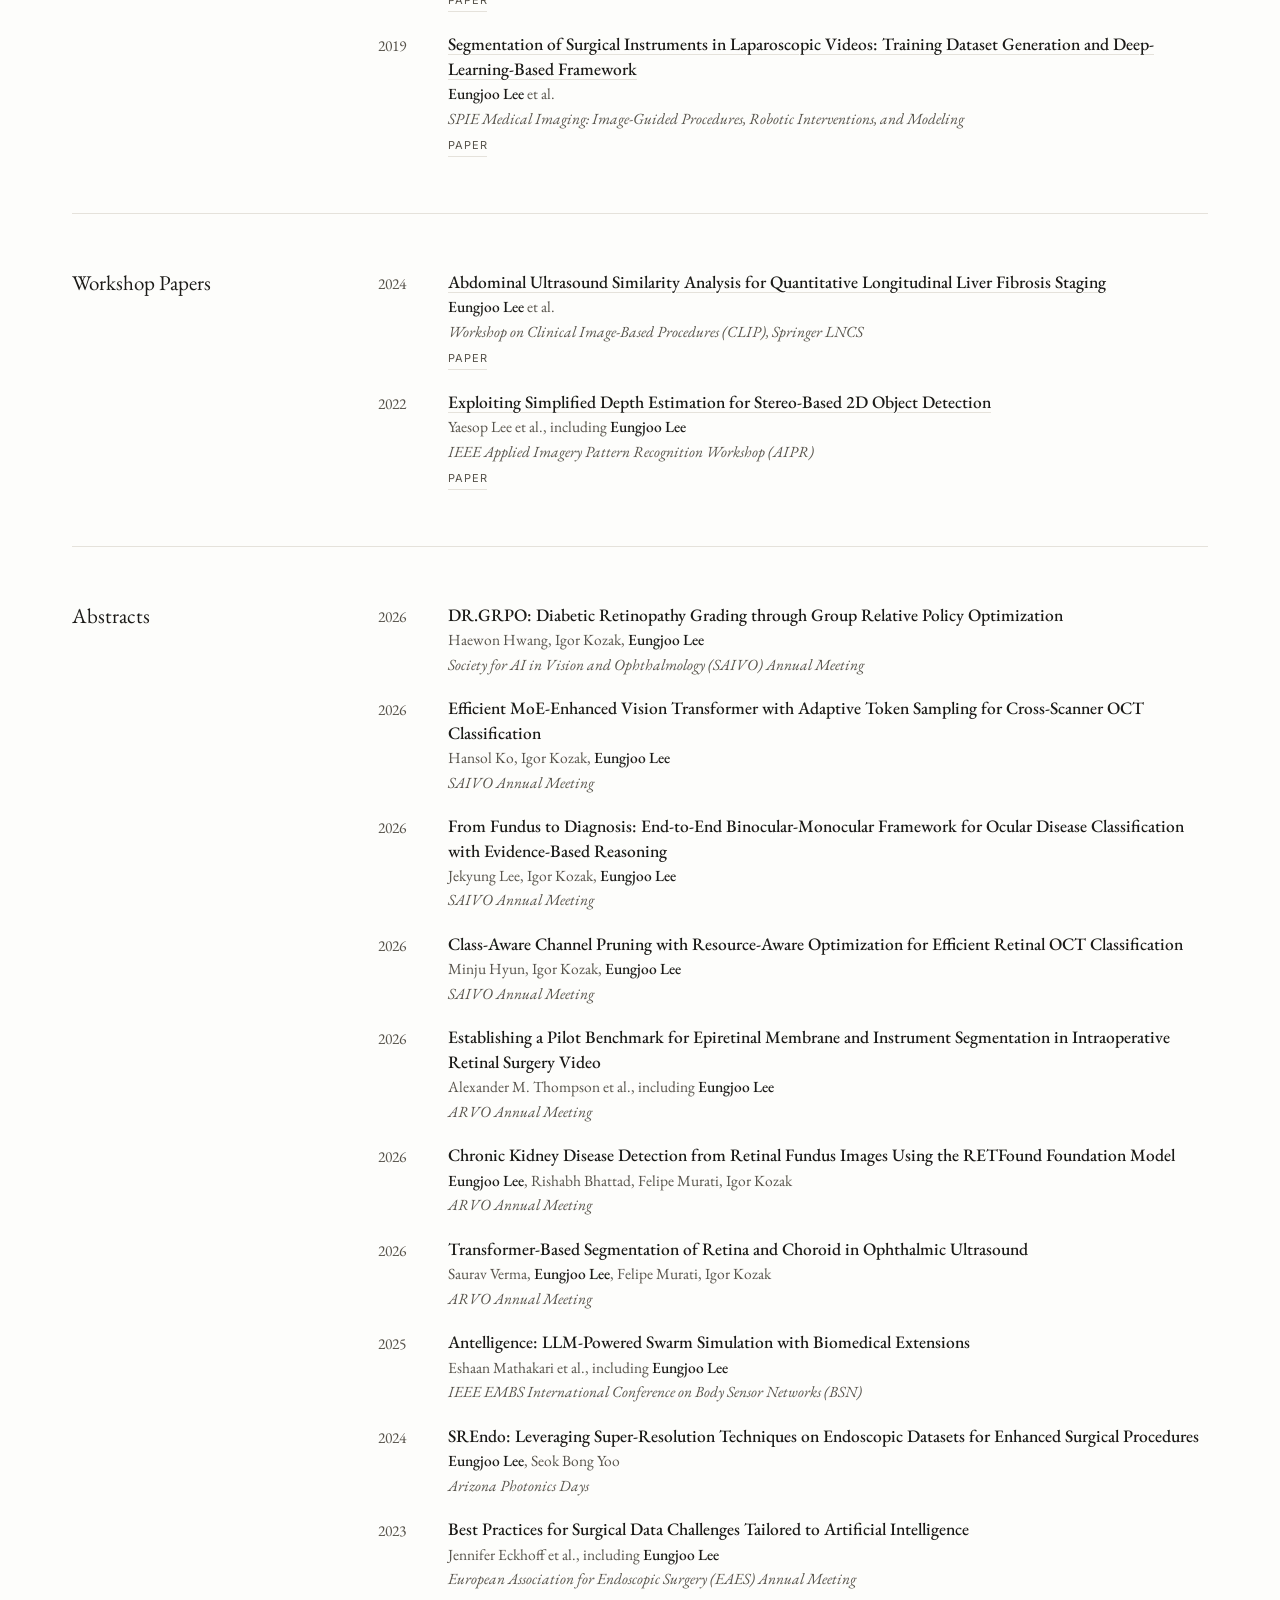
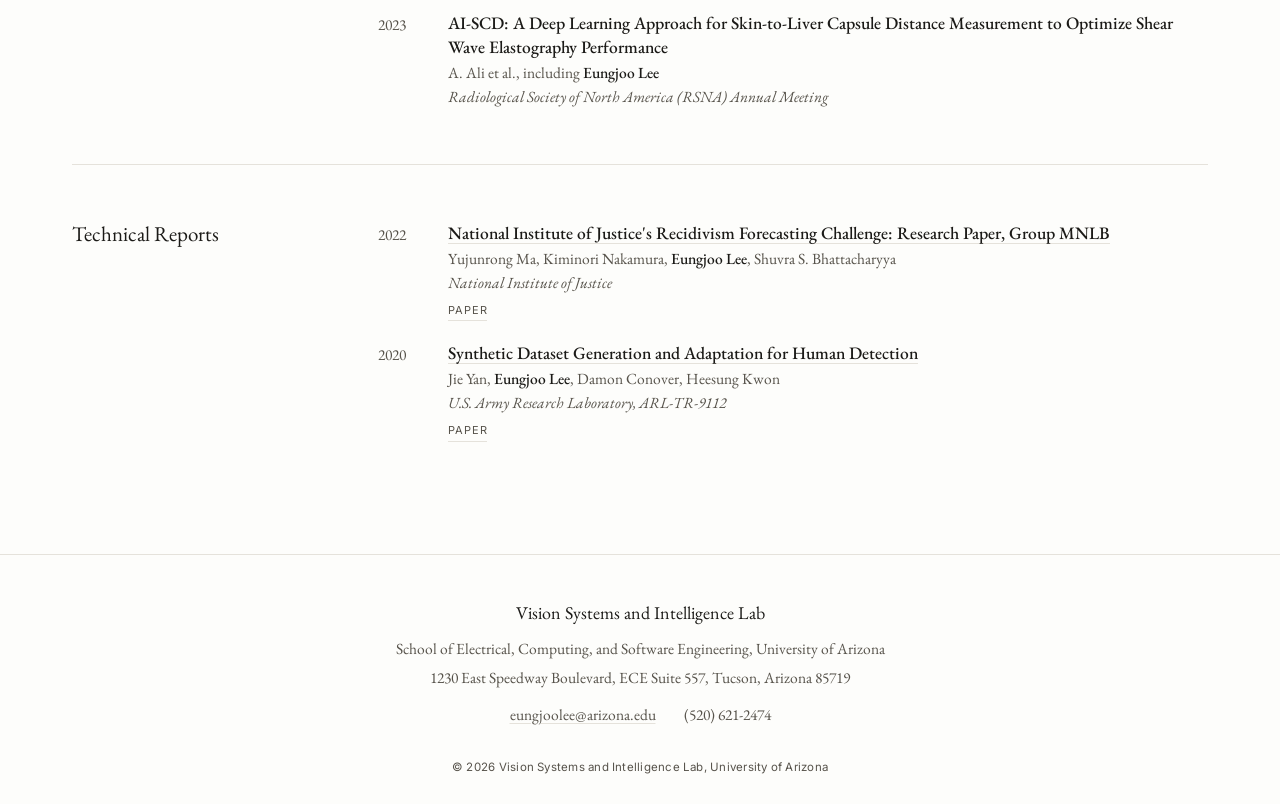
<file: publications.html>
<!doctype html>
<html lang="en"><head><meta charset="utf-8"><meta name="viewport" content="width=device-width,initial-scale=1,viewport-fit=cover">
<title>Publications, Vision Systems and Intelligence Lab</title><meta name="description" content="The Vision Systems and Intelligence Laboratory at the University of Arizona builds vision systems that make reliable decisions with limited information and limited compute.">
<meta property="og:title" content="Publications, Vision Systems and Intelligence Lab"><meta property="og:description" content="The Vision Systems and Intelligence Laboratory at the University of Arizona builds vision systems that make reliable decisions with limited information and limited compute."><meta property="og:type" content="website"><meta property="og:site_name" content="Vision Systems and Intelligence Lab"><meta property="og:url" content="https://vsilab.github.io/publications.html">
<meta property="og:image" content="https://vsilab.github.io/assets/og-image.png?v=d3f667ca"><meta property="og:image:width" content="1200"><meta property="og:image:height" content="630"><meta property="og:image:alt" content="Vision Systems and Intelligence Lab, University of Arizona"><meta name="twitter:card" content="summary_large_image"><meta name="twitter:image" content="https://vsilab.github.io/assets/og-image.png?v=d3f667ca">
<link rel="icon" href="assets/favicon.png"><link rel="apple-touch-icon" href="assets/apple-touch-icon.png">
<link rel="preconnect" href="https://fonts.googleapis.com"><link rel="preconnect" href="https://fonts.gstatic.com" crossorigin><link rel="stylesheet" href="https://fonts.googleapis.com/css2?family=EB+Garamond:ital,wght@0,400;0,500;0,600;1,400&family=Inter:wght@400;500&display=swap"><link rel="stylesheet" href="assets/style.css?v=fe0dae03"></head>
<body><a class="skip" href="#main">Skip to content</a>
<header class="masthead"><div class="masthead-in"><a class="brand" href="index.html"><span class="mark" role="img" aria-label="VSI"></span><span class="brand-name"><span class="bn-1">Vision Systems and</span> <span class="bn-2">Intelligence Lab</span></span><span class="seal-rule" aria-hidden="true"></span><span class="seal" role="img" aria-label="이응주" style="-webkit-mask-image:url(assets/seal.svg?v=68c5e53a);mask-image:url(assets/seal.svg?v=68c5e53a)"></span></a><button class="menu" type="button" aria-expanded="false" aria-controls="nav">Menu</button><nav id="nav" class="nav" aria-label="Main"><a href="index.html" data-nav="index">Home</a><a href="research.html" data-nav="research">Research</a><a href="publications.html" data-nav="publications" aria-current="page">Publications</a><a href="people.html" data-nav="people">People</a><a href="teaching.html" data-nav="teaching">Teaching</a><a href="resources.html" data-nav="resources">Resources</a></nav></div></header>
<main id="main" class="wrap"><section class="page-head"><h1>Publications</h1><p>Titles link to the published version or preprint where one is available. A complete record is on <a href="https://scholar.google.com/citations?user=cyxDfeIAAAAJ&amp;hl=en" target="_blank" rel="noopener">Google Scholar</a>.</p><div class="filters"><div class="chips" role="group" aria-label="Category"><button type="button" class="chip" data-cat="" aria-pressed="true">All</button><button type="button" class="chip" data-cat="chapter" aria-pressed="false">Chapters</button><button type="button" class="chip" data-cat="journal" aria-pressed="false">Journals</button><button type="button" class="chip" data-cat="conference" aria-pressed="false">Conferences</button><button type="button" class="chip" data-cat="workshop" aria-pressed="false">Workshops</button><button type="button" class="chip" data-cat="abstract" aria-pressed="false">Abstracts</button><button type="button" class="chip" data-cat="report" aria-pressed="false">Reports</button></div></div></section><section class="sec pub-group" id="chapter"><h2 class="sec-title">Book Chapters</h2><div class="sec-body"><ol class="pubs"><li class="pub" data-search="ai and cancer research eungjoo lee, vivek kumar singh, md mostafa kamal sarker, krishna saveri vydyula, laura j. brattain cancer research guidance for clinicians and researchers, springer nature 2026"><span class="pub-year">2026</span><div class="pub-body"><p class="pub-title"><a href="https://doi.org/10.1007/978-3-032-19175-5_13" target="_blank" rel="noopener">AI and Cancer Research</a></p><p class="pub-meta"><b>Eungjoo Lee</b> et al.</p><p class="pub-meta"><i>Cancer Research Guidance for Clinicians and Researchers, Springer Nature</i></p><p class="pub-links"><a href="https://doi.org/10.1007/978-3-032-19175-5_13" target="_blank" rel="noopener">Paper</a></p></div></li></ol></div></section><section class="sec pub-group" id="journal"><h2 class="sec-title">Journal Articles</h2><div class="sec-body"><ol class="pubs"><li class="pub" data-search="global retfound: a protocol for the world&#x27;s first global medical foundation model paul nderitu, yukun zhou, an ran ran, et al., including eungjoo lee ophthalmology science 2026"><span class="pub-year">2026</span><div class="pub-body"><p class="pub-title"><a href="https://doi.org/10.1016/j.xops.2026.101384" target="_blank" rel="noopener">Global RETFound: A Protocol for the World&#x27;s First Global Medical Foundation Model</a></p><p class="pub-meta">Paul Nderitu et al., including <b>Eungjoo Lee</b> <span class="pub-note">(Global RETFound Consortium)</span></p><p class="pub-meta"><i>Ophthalmology Science</i></p><p class="pub-links"><a href="https://doi.org/10.1016/j.xops.2026.101384" target="_blank" rel="noopener">Paper</a></p></div></li><li class="pub" data-search="segstrong-c: segmenting surgical tools robustly on non-adversarial generated &#x27;corruptions&#x27;, an endovis&#x27;24 challenge segstrong-c challenge consortium, including eungjoo lee ieee transactions on medical imaging 2026"><span class="pub-year">2026</span><div class="pub-body"><p class="pub-title"><a href="https://ieeexplore.ieee.org/abstract/document/11737612" target="_blank" rel="noopener">SegSTRONG-C: Segmenting Surgical Tools Robustly On Non-adversarial Generated &#x27;Corruptions&#x27;, an EndoVis&#x27;24 Challenge</a></p><p class="pub-meta">SegSTRONG-C Challenge Consortium, including <b>Eungjoo Lee</b></p><p class="pub-meta"><i>IEEE Transactions on Medical Imaging</i></p><p class="pub-links"><a href="https://ieeexplore.ieee.org/abstract/document/11737612" target="_blank" rel="noopener">Paper</a></p></div></li><li class="pub" data-search="bcg-former: toward pareto-efficient hyperspectral image classification via band-contextual gating gaurav sharma, eungjoo lee ieee journal of selected topics in applied earth observations and remote sensing 2026"><span class="pub-year">2026</span><div class="pub-body"><p class="pub-title"><a href="https://ieeexplore.ieee.org/document/11735068" target="_blank" rel="noopener">BCG-Former: Toward Pareto-Efficient Hyperspectral Image Classification via Band-Contextual Gating</a></p><p class="pub-meta">Gaurav Sharma, <b>Eungjoo Lee</b></p><p class="pub-meta"><i>IEEE Journal of Selected Topics in Applied Earth Observations and Remote Sensing</i></p><p class="pub-links"><a href="https://ieeexplore.ieee.org/document/11735068" target="_blank" rel="noopener">Paper</a><a href="https://github.com/vsi-lab/BCGFormer" target="_blank" rel="noopener">Code</a></p></div></li><li class="pub" data-search="ai for mycetoma diagnosis in histopathological images: the miccai 2024 challenge miccai challenge consortium, including eungjoo lee signal, image and video processing 2026"><span class="pub-year">2026</span><div class="pub-body"><p class="pub-title"><a href="https://doi.org/10.1007/s11760-026-05636-4" target="_blank" rel="noopener">AI for Mycetoma Diagnosis in Histopathological Images: The MICCAI 2024 Challenge</a></p><p class="pub-meta">MICCAI Challenge Consortium, including <b>Eungjoo Lee</b></p><p class="pub-meta"><i>Signal, Image and Video Processing</i></p><p class="pub-links"><a href="https://doi.org/10.1007/s11760-026-05636-4" target="_blank" rel="noopener">Paper</a></p></div></li><li class="pub" data-search="hypoxia induces adaptive lymphangiogenesis via cd74 and vegfr3 to modulate pulmonary hypertension m. elizabeth moss, timothy klouda, yan li, yu liu, meng tan, yunhye kim, yuan hao, wen tian, mark r. nicolls, joseph c. wu, richard bucala, hong chen, eungjoo lee, karin tran-lundmark, benjamin raby, ke yuan circulation research 2026"><span class="pub-year">2026</span><div class="pub-body"><p class="pub-title"><a href="https://doi.org/10.1161/CIRCRESAHA.126.326822" target="_blank" rel="noopener">Hypoxia Induces Adaptive Lymphangiogenesis via Cd74 and Vegfr3 to Modulate Pulmonary Hypertension</a></p><p class="pub-meta">M. Elizabeth Moss et al., including <b>Eungjoo Lee</b></p><p class="pub-meta"><i>Circulation Research</i></p><p class="pub-links"><a href="https://doi.org/10.1161/CIRCRESAHA.126.326822" target="_blank" rel="noopener">Paper</a></p></div></li><li class="pub" data-search="artificial intelligence for detection and staging of alzheimer&#x27;s disease using retinal images meet panjwani, jonathan m. holmes, su-hsun liu, eungjoo lee, steven rapcsak, abel harris, igor kozak cochrane database of systematic reviews (review protocol) 2026"><span class="pub-year">2026</span><div class="pub-body"><p class="pub-title"><a href="https://doi.org/10.1002/14651858.CD016358" target="_blank" rel="noopener">Artificial Intelligence for Detection and Staging of Alzheimer&#x27;s Disease Using Retinal Images</a></p><p class="pub-meta">Meet Panjwani et al., including <b>Eungjoo Lee</b></p><p class="pub-meta"><i>Cochrane Database of Systematic Reviews (review protocol)</i></p><p class="pub-links"><a href="https://doi.org/10.1002/14651858.CD016358" target="_blank" rel="noopener">Paper</a></p></div></li><li class="pub" data-search="prediction of response to spinal cord stimulation using machine learning based on radiomics and patient-reported outcomes eungjoo lee, meghan l. edgerton, barbara buccilli, ilknur telkes, tessa harland, julie g. pilitsis neurosurgery 2026"><span class="pub-year">2026</span><div class="pub-body"><p class="pub-title"><a href="https://doi.org/10.1227/neu.0000000000003715" target="_blank" rel="noopener">Prediction of Response to Spinal Cord Stimulation Using Machine Learning Based on Radiomics and Patient-Reported Outcomes</a></p><p class="pub-meta"><b>Eungjoo Lee</b> et al.</p><p class="pub-meta"><i>Neurosurgery</i></p><p class="pub-links"><a href="https://doi.org/10.1227/neu.0000000000003715" target="_blank" rel="noopener">Paper</a></p></div></li><li class="pub" data-search="application of deep learning for advanced detection and quantification of drusen in nonexudative amd from retinal multispectral imaging igor kozak, stephen h. sinclair, emily zhang, felipe murati, eungjoo lee, andrii stepura, ankita dey, nick ribaric translational vision science and technology 2025"><span class="pub-year">2025</span><div class="pub-body"><p class="pub-title"><a href="https://doi.org/10.1167/tvst.14.11.35" target="_blank" rel="noopener">Application of Deep Learning for Advanced Detection and Quantification of Drusen in Nonexudative AMD From Retinal Multispectral Imaging</a></p><p class="pub-meta">Igor Kozak et al., including <b>Eungjoo Lee</b></p><p class="pub-meta"><i>Translational Vision Science and Technology</i></p><p class="pub-links"><a href="https://doi.org/10.1167/tvst.14.11.35" target="_blank" rel="noopener">Paper</a></p></div></li><li class="pub" data-search="rampseg: a robust calibration-free image segmentation method for reliable melt pool analysis in laser powder bed fusion nazmul hasan, eungjoo lee, andrew wessman, mohammed shafae journal of intelligent manufacturing 2025"><span class="pub-year">2025</span><div class="pub-body"><p class="pub-title"><a href="https://doi.org/10.1007/s10845-025-02726-x" target="_blank" rel="noopener">RAMPSeg: A Robust Calibration-Free Image Segmentation Method for Reliable Melt Pool Analysis in Laser Powder Bed Fusion</a></p><p class="pub-meta">Nazmul Hasan, <b>Eungjoo Lee</b>, Andrew Wessman, Mohammed Shafae</p><p class="pub-meta"><i>Journal of Intelligent Manufacturing</i></p><p class="pub-links"><a href="https://doi.org/10.1007/s10845-025-02726-x" target="_blank" rel="noopener">Paper</a></p></div></li><li class="pub" data-search="investigating machine learning algorithms to classify label-free images of pancreatic neuroendocrine neoplasms noelle daigle, shuyuan guan, suzann duan, thomas g. knapp, et al., including eungjoo lee biophotonics discovery 2025"><span class="pub-year">2025</span><div class="pub-body"><p class="pub-title"><a href="https://doi.org/10.1117/1.BIOS.2.4.045001" target="_blank" rel="noopener">Investigating Machine Learning Algorithms to Classify Label-Free Images of Pancreatic Neuroendocrine Neoplasms</a></p><p class="pub-meta">Noelle Daigle et al., including <b>Eungjoo Lee</b></p><p class="pub-meta"><i>Biophotonics Discovery</i></p><p class="pub-links"><a href="https://doi.org/10.1117/1.BIOS.2.4.045001" target="_blank" rel="noopener">Paper</a></p></div></li><li class="pub" data-search="efficient hyperspectral image classification using discrete cosine transform on limited-resource systems eungjoo lee, lei pan, zhu li, shuvra s. bhattacharyya ieee journal of selected topics in applied earth observations and remote sensing 2025"><span class="pub-year">2025</span><div class="pub-body"><p class="pub-title"><a href="https://doi.org/10.1109/JSTARS.2025.3605271" target="_blank" rel="noopener">Efficient Hyperspectral Image Classification Using Discrete Cosine Transform on Limited-Resource Systems</a></p><p class="pub-meta"><b>Eungjoo Lee</b>, Lei Pan, Zhu Li, Shuvra S. Bhattacharyya</p><p class="pub-meta"><i>IEEE Journal of Selected Topics in Applied Earth Observations and Remote Sensing</i></p><p class="pub-links"><a href="https://doi.org/10.1109/JSTARS.2025.3605271" target="_blank" rel="noopener">Paper</a></p></div></li><li class="pub" data-search="deep learning-based medical object detection: a survey mohammadreza saraei, mehrshad lalinia, eungjoo lee ieee access 2025"><span class="pub-year">2025</span><div class="pub-body"><p class="pub-title"><a href="https://doi.org/10.1109/ACCESS.2025.3553087" target="_blank" rel="noopener">Deep Learning-Based Medical Object Detection: A Survey</a></p><p class="pub-meta">Mohammadreza Saraei, Mehrshad Lalinia, <b>Eungjoo Lee</b></p><p class="pub-meta"><i>IEEE Access</i></p><p class="pub-links"><a href="https://doi.org/10.1109/ACCESS.2025.3553087" target="_blank" rel="noopener">Paper</a></p></div></li><li class="pub" data-search="development of a modular real-time shared-control system for a smart wheelchair vaishanth ramaraj, atharva paralikar, eungjoo lee, syed muhammad anwar, reza monfaredi journal of signal processing systems 2024"><span class="pub-year">2024</span><div class="pub-body"><p class="pub-title"><a href="https://doi.org/10.1007/s11265-022-01828-6" target="_blank" rel="noopener">Development of a Modular Real-Time Shared-Control System for a Smart Wheelchair</a></p><p class="pub-meta">Vaishanth Ramaraj et al., including <b>Eungjoo Lee</b></p><p class="pub-meta"><i>Journal of Signal Processing Systems</i></p><p class="pub-links"><a href="https://doi.org/10.1007/s11265-022-01828-6" target="_blank" rel="noopener">Paper</a></p></div></li><li class="pub" data-search="evaluation of a novel mri-safe needle guidance toolkit for streamlined arthrography procedures: cadaver study reza monfaredi, pavel yarmolenko, eungjoo lee, kevin cleary, karun sharma scientific reports 2023"><span class="pub-year">2023</span><div class="pub-body"><p class="pub-title"><a href="https://doi.org/10.1038/s41598-023-45063-w" target="_blank" rel="noopener">Evaluation of a Novel MRI-Safe Needle Guidance Toolkit for Streamlined Arthrography Procedures: Cadaver Study</a></p><p class="pub-meta">Reza Monfaredi et al., including <b>Eungjoo Lee</b></p><p class="pub-meta"><i>Scientific Reports</i></p><p class="pub-links"><a href="https://doi.org/10.1038/s41598-023-45063-w" target="_blank" rel="noopener">Paper</a></p></div></li><li class="pub" data-search="comparative validation of machine learning algorithms for surgical workflow and skill analysis with the heichole benchmark martin wagner, beat-peter müller-stich, et al., including eungjoo lee medical image analysis 2023"><span class="pub-year">2023</span><div class="pub-body"><p class="pub-title"><a href="https://doi.org/10.1016/j.media.2023.102770" target="_blank" rel="noopener">Comparative Validation of Machine Learning Algorithms for Surgical Workflow and Skill Analysis with the HeiChole Benchmark</a></p><p class="pub-meta">Martin Wagner et al., including <b>Eungjoo Lee</b></p><p class="pub-meta"><i>Medical Image Analysis</i></p><p class="pub-links"><a href="https://doi.org/10.1016/j.media.2023.102770" target="_blank" rel="noopener">Paper</a></p></div></li><li class="pub" data-search="toward robust partial-image based template matching techniques for mri-guided interventions eungjoo lee, setareh farzinfard, pavel yarmolenko, kevin cleary, reza monfaredi journal of digital imaging 2023"><span class="pub-year">2023</span><div class="pub-body"><p class="pub-title"><a href="https://doi.org/10.1007/s10278-022-00716-6" target="_blank" rel="noopener">Toward Robust Partial-Image Based Template Matching Techniques for MRI-Guided Interventions</a></p><p class="pub-meta"><b>Eungjoo Lee</b> et al.</p><p class="pub-meta"><i>Journal of Digital Imaging</i></p><p class="pub-links"><a href="https://doi.org/10.1007/s10278-022-00716-6" target="_blank" rel="noopener">Paper</a></p></div></li><li class="pub" data-search="hifa-lpr: high-frequency augmented license plate recognition in low-quality legacy conditions via gradual end-to-end learning sung jin lee, jun seok yun, eungjoo lee, seok bong yoo mathematics 2022"><span class="pub-year">2022</span><div class="pub-body"><p class="pub-title"><a href="https://doi.org/10.3390/math10091569" target="_blank" rel="noopener">HIFA-LPR: High-Frequency Augmented License Plate Recognition in Low-Quality Legacy Conditions via Gradual End-to-End Learning</a></p><p class="pub-meta">Sung Jin Lee, Jun Seok Yun, <b>Eungjoo Lee</b>, Seok Bong Yoo</p><p class="pub-meta"><i>Mathematics</i></p><p class="pub-links"><a href="https://doi.org/10.3390/math10091569" target="_blank" rel="noopener">Paper</a></p></div></li><li class="pub" data-search="rapid quality assessment of nonrigid image registration based on supervised learning eungjoo lee, william plishker, nobuhiko hata, paul b. shyn, stuart g. silverman, shuvra s. bhattacharyya, raj shekhar journal of digital imaging 2021"><span class="pub-year">2021</span><div class="pub-body"><p class="pub-title"><a href="https://doi.org/10.1007/s10278-021-00523-5" target="_blank" rel="noopener">Rapid Quality Assessment of Nonrigid Image Registration Based on Supervised Learning</a></p><p class="pub-meta"><b>Eungjoo Lee</b> et al.</p><p class="pub-meta"><i>Journal of Digital Imaging</i></p><p class="pub-links"><a href="https://doi.org/10.1007/s10278-021-00523-5" target="_blank" rel="noopener">Paper</a></p></div></li><li class="pub" data-search="real-time neuron detection and neural signal extraction platform for miniature calcium imaging yaesop lee, jing xie, eungjoo lee, srijesh sudarsanan, da-ting lin, rong chen, shuvra s. bhattacharyya frontiers in computational neuroscience 2020"><span class="pub-year">2020</span><div class="pub-body"><p class="pub-title"><a href="https://doi.org/10.3389/fncom.2020.00043" target="_blank" rel="noopener">Real-Time Neuron Detection and Neural Signal Extraction Platform for Miniature Calcium Imaging</a></p><p class="pub-meta">Yaesop Lee et al., including <b>Eungjoo Lee</b></p><p class="pub-meta"><i>Frontiers in Computational Neuroscience</i></p><p class="pub-links"><a href="https://doi.org/10.3389/fncom.2020.00043" target="_blank" rel="noopener">Paper</a></p></div></li><li class="pub" data-search="deep super-resolution imaging technology: toward optical super-vision seok bong yoo, eungjoo lee ieee consumer electronics magazine 2020"><span class="pub-year">2020</span><div class="pub-body"><p class="pub-title"><a href="https://doi.org/10.1109/mce.2020.2988442" target="_blank" rel="noopener">Deep Super-Resolution Imaging Technology: Toward Optical Super-Vision</a></p><p class="pub-meta">Seok Bong Yoo, <b>Eungjoo Lee</b></p><p class="pub-meta"><i>IEEE Consumer Electronics Magazine</i></p><p class="pub-links"><a href="https://doi.org/10.1109/mce.2020.2988442" target="_blank" rel="noopener">Paper</a></p></div></li><li class="pub" data-search="weakly supervised segmentation for real-time surgical tool tracking eungjoo lee, william plishker, xinyang liu, shuvra s. bhattacharyya, raj shekhar iet healthcare technology letters 2019"><span class="pub-year">2019</span><div class="pub-body"><p class="pub-title"><a href="https://doi.org/10.1049/htl.2019.0083" target="_blank" rel="noopener">Weakly Supervised Segmentation for Real-Time Surgical Tool Tracking</a></p><p class="pub-meta"><b>Eungjoo Lee</b> et al.</p><p class="pub-meta"><i>IET Healthcare Technology Letters</i></p><p class="pub-links"><a href="https://doi.org/10.1049/htl.2019.0083" target="_blank" rel="noopener">Paper</a></p></div></li></ol></div></section><section class="sec pub-group" id="conference"><h2 class="sec-title">Conference Papers</h2><div class="sec-body"><ol class="pubs"><li class="pub" data-search="fedtta: enabling robust federated test-time adaptation in adverse weather for distributed surveillance hunmin lee, tanya evita george, eungjoo lee spie real-time image processing and deep learning 2026"><span class="pub-year">2026</span><div class="pub-body"><p class="pub-title"><a href="https://spie.org/DS26/conferencedetails/real-time-image-processing-and-deep-learning" target="_blank" rel="noopener">FedTTA: Enabling Robust Federated Test-Time Adaptation in Adverse Weather for Distributed Surveillance</a></p><p class="pub-meta">Hunmin Lee, Tanya Evita George, <b>Eungjoo Lee</b></p><p class="pub-meta"><i>SPIE Real-Time Image Processing and Deep Learning</i></p><p class="pub-links"><a href="https://spie.org/DS26/conferencedetails/real-time-image-processing-and-deep-learning" target="_blank" rel="noopener">Paper</a><a href="https://github.com/vsi-lab/federated-tta" target="_blank" rel="noopener">Code</a></p></div></li><li class="pub" data-search="rvo-mis: robust visual odometry for minimally invasive surgery zhuo wang, chiang-heng chien, eungjoo lee medical imaging with deep learning (midl) 2026"><span class="pub-year">2026</span><div class="pub-body"><p class="pub-title"><a href="https://proceedings.mlr.press/v315/wang26b.html" target="_blank" rel="noopener">RVO-MIS: Robust Visual Odometry for Minimally Invasive Surgery</a></p><p class="pub-meta">Zhuo Wang, Chiang-Heng Chien, <b>Eungjoo Lee</b></p><p class="pub-meta"><i>Medical Imaging with Deep Learning (MIDL)</i></p><p class="pub-links"><a href="https://proceedings.mlr.press/v315/wang26b.html" target="_blank" rel="noopener">Paper</a><a href="https://github.com/vsi-lab/RVOMIS" target="_blank" rel="noopener">Code</a><a href="https://cho-wang001.github.io/rvomis/" target="_blank" rel="noopener">Project page</a></p></div></li><li class="pub" data-search="mitigating domain shift in concept bottleneck models for diabetic retinopathy grading via learnable concept projection yunyoung lee, eungjoo lee spie medical imaging 2026"><span class="pub-year">2026</span><div class="pub-body"><p class="pub-title"><a href="https://doi.org/10.1117/12.3088213" target="_blank" rel="noopener">Mitigating Domain Shift in Concept Bottleneck Models for Diabetic Retinopathy Grading via Learnable Concept Projection</a></p><p class="pub-meta">Yunyoung Lee, <b>Eungjoo Lee</b></p><p class="pub-meta"><i>SPIE Medical Imaging</i></p><p class="pub-links"><a href="https://doi.org/10.1117/12.3088213" target="_blank" rel="noopener">Paper</a></p></div></li><li class="pub" data-search="a contactless gaze-to-reaction-time pipeline for screening-oriented visual field assessment puneeth samarla, anjani bollapragada, paul chong, eungjoo lee spie medical imaging 2026"><span class="pub-year">2026</span><div class="pub-body"><p class="pub-title"><a href="https://spie.org/medical-imaging/presentation/A-contactless-gaze-to-reaction-time-pipeline-for-screening-oriented/13928-39" target="_blank" rel="noopener">A Contactless Gaze-to-Reaction-Time Pipeline for Screening-Oriented Visual Field Assessment</a></p><p class="pub-meta">Puneeth Samarla, Anjani Bollapragada, Paul Chong, <b>Eungjoo Lee</b></p><p class="pub-meta"><i>SPIE Medical Imaging</i></p><p class="pub-links"><a href="https://spie.org/medical-imaging/presentation/A-contactless-gaze-to-reaction-time-pipeline-for-screening-oriented/13928-39" target="_blank" rel="noopener">Paper</a><a href="https://github.com/vsi-lab/eye-movement-perimetry" target="_blank" rel="noopener">Code</a></p></div></li><li class="pub" data-search="using cross-domain detection loss to infer multi-scale information for improved tiny head tracking jisu kim, alexander mattingly, eungjoo lee, benjamin riggan ieee international conference on automatic face and gesture recognition (fg) 2025"><span class="pub-year">2025</span><div class="pub-body"><p class="pub-title"><a href="https://doi.org/10.1109/FG61629.2025.11099184" target="_blank" rel="noopener">Using Cross-Domain Detection Loss to Infer Multi-Scale Information for Improved Tiny Head Tracking</a></p><p class="pub-meta">Jisu Kim, Alexander Mattingly, <b>Eungjoo Lee</b>, Benjamin Riggan</p><p class="pub-meta"><i>IEEE International Conference on Automatic Face and Gesture Recognition (FG)</i></p><p class="pub-links"><a href="https://doi.org/10.1109/FG61629.2025.11099184" target="_blank" rel="noopener">Paper</a></p></div></li><li class="pub" data-search="slrbc: self-supervised learning for red blood cell segmentation and classification with a biased contrastive loss yicheng leng, eungjoo lee spie medical imaging 2025"><span class="pub-year">2025</span><div class="pub-body"><p class="pub-title"><a href="https://doi.org/10.1117/12.3047367" target="_blank" rel="noopener">SLRBC: Self-Supervised Learning for Red Blood Cell Segmentation and Classification with a Biased Contrastive Loss</a></p><p class="pub-meta">Yicheng Leng, <b>Eungjoo Lee</b></p><p class="pub-meta"><i>SPIE Medical Imaging</i></p><p class="pub-links"><a href="https://doi.org/10.1117/12.3047367" target="_blank" rel="noopener">Paper</a></p></div></li><li class="pub" data-search="self-supervised graph transformer with contrastive learning for brain connectivity analysis towards improving autism detection yicheng leng, syed muhammad anwar, islem rekik, sen he, eungjoo lee ieee international symposium on biomedical imaging (isbi) 2025"><span class="pub-year">2025</span><div class="pub-body"><p class="pub-title"><a href="https://ieeexplore.ieee.org/document/10981292" target="_blank" rel="noopener">Self-Supervised Graph Transformer with Contrastive Learning for Brain Connectivity Analysis towards Improving Autism Detection</a></p><p class="pub-meta">Yicheng Leng et al., including <b>Eungjoo Lee</b></p><p class="pub-meta"><i>IEEE International Symposium on Biomedical Imaging (ISBI)</i></p><p class="pub-links"><a href="https://ieeexplore.ieee.org/document/10981292" target="_blank" rel="noopener">Paper</a></p></div></li><li class="pub" data-search="lightweight transunet with knowledge distillation for efficient medical image segmentation husain al yusuf, jayant biradar, eungjoo lee spie defense + commercial sensing 2025"><span class="pub-year">2025</span><div class="pub-body"><p class="pub-title"><a href="https://doi.org/10.1117/12.3054578" target="_blank" rel="noopener">Lightweight TransUNet with Knowledge Distillation for Efficient Medical Image Segmentation</a></p><p class="pub-meta">Husain Al Yusuf, Jayant Biradar, <b>Eungjoo Lee</b></p><p class="pub-meta"><i>SPIE Defense + Commercial Sensing</i></p><p class="pub-links"><a href="https://doi.org/10.1117/12.3054578" target="_blank" rel="noopener">Paper</a></p></div></li><li class="pub" data-search="multimodal learning for enhanced detection in oral cancer screening jiayi zhang, yuchen tian, bofan song, eungjoo lee ieee international symposium on biomedical imaging (isbi) 2025"><span class="pub-year">2025</span><div class="pub-body"><p class="pub-title"><a href="https://doi.org/10.1109/ISBI60581.2025.10981235" target="_blank" rel="noopener">Multimodal Learning for Enhanced Detection in Oral Cancer Screening</a></p><p class="pub-meta">Jiayi Zhang, Yuchen Tian, Bofan Song, <b>Eungjoo Lee</b></p><p class="pub-meta"><i>IEEE International Symposium on Biomedical Imaging (ISBI)</i></p><p class="pub-links"><a href="https://doi.org/10.1109/ISBI60581.2025.10981235" target="_blank" rel="noopener">Paper</a></p></div></li><li class="pub" data-search="child fer: domain-agnostic facial expression recognition in children using a secondary image diffusion model eungi lee, eungjoo lee, syed muhammad anwar, seok bong yoo ieee international conference on acoustics, speech and signal processing (icassp) 2024"><span class="pub-year">2024</span><div class="pub-body"><p class="pub-title"><a href="https://doi.org/10.1109/icassp48485.2024.10446891" target="_blank" rel="noopener">Child FER: Domain-Agnostic Facial Expression Recognition in Children Using a Secondary Image Diffusion Model</a></p><p class="pub-meta">Eungi Lee and <b>Eungjoo Lee</b> <span class="pub-note">(equal contribution)</span>, Syed Muhammad Anwar, Seok Bong Yoo</p><p class="pub-meta"><i>IEEE International Conference on Acoustics, Speech and Signal Processing (ICASSP)</i></p><p class="pub-links"><a href="https://doi.org/10.1109/icassp48485.2024.10446891" target="_blank" rel="noopener">Paper</a></p></div></li><li class="pub" data-search="exploring action recognition in endoscopy video datasets yuchen tian, sidike paheding, ehsan azimi, eungjoo lee spie real-time image processing and deep learning 2024"><span class="pub-year">2024</span><div class="pub-body"><p class="pub-title"><a href="https://doi.org/10.1117/12.3014345" target="_blank" rel="noopener">Exploring Action Recognition in Endoscopy Video Datasets</a></p><p class="pub-meta">Yuchen Tian, Sidike Paheding, Ehsan Azimi, <b>Eungjoo Lee</b></p><p class="pub-meta"><i>SPIE Real-Time Image Processing and Deep Learning</i></p><p class="pub-links"><a href="https://doi.org/10.1117/12.3014345" target="_blank" rel="noopener">Paper</a></p></div></li><li class="pub" data-search="hyperspectral image classification with retentive network sidike paheding, nusrat zahana, abel a. reyes, ernesto martinez jr, eungjoo lee spie pattern recognition and prediction xxxv 2024"><span class="pub-year">2024</span><div class="pub-body"><p class="pub-title"><a href="https://doi.org/10.1117/12.3013356" target="_blank" rel="noopener">Hyperspectral Image Classification with Retentive Network</a></p><p class="pub-meta">Sidike Paheding et al., including <b>Eungjoo Lee</b></p><p class="pub-meta"><i>SPIE Pattern Recognition and Prediction XXXV</i></p><p class="pub-links"><a href="https://doi.org/10.1117/12.3013356" target="_blank" rel="noopener">Paper</a></p></div></li><li class="pub" data-search="multi-scale attention network for diabetic foot ulcer segmentation using self-supervised learning aravind shrenivas murali, marino chuquilín, eungjoo lee diabetic foot ulcers grand challenge, springer nature 2024"><span class="pub-year">2024</span><div class="pub-body"><p class="pub-title"><a href="https://doi.org/10.1007/978-3-031-80871-5_7" target="_blank" rel="noopener">Multi-Scale Attention Network for Diabetic Foot Ulcer Segmentation Using Self-Supervised Learning</a></p><p class="pub-meta">Aravind Shrenivas Murali, Marino Chuquilín, <b>Eungjoo Lee</b></p><p class="pub-meta"><i>Diabetic Foot Ulcers Grand Challenge, Springer Nature</i></p><p class="pub-links"><a href="https://doi.org/10.1007/978-3-031-80871-5_7" target="_blank" rel="noopener">Paper</a></p></div></li><li class="pub" data-search="automated segmentation of nucleus in scattering-based light sheet microscopy images yongjun kim, jingwei zhao, ameer nessaee, eungjoo lee, brooke liang, michelle khan, eric yang, dongkyun kang optica biophotonics congress: biomedical optics 2024"><span class="pub-year">2024</span><div class="pub-body"><p class="pub-title"><a href="https://doi.org/10.1364/MICROSCOPY.2024.MTu4A.2" target="_blank" rel="noopener">Automated Segmentation of Nucleus in Scattering-based Light Sheet Microscopy Images</a></p><p class="pub-meta">Yongjun Kim et al., including <b>Eungjoo Lee</b></p><p class="pub-meta"><i>Optica Biophotonics Congress: Biomedical Optics</i></p><p class="pub-links"><a href="https://doi.org/10.1364/MICROSCOPY.2024.MTu4A.2" target="_blank" rel="noopener">Paper</a></p></div></li><li class="pub" data-search="eadtc: an approach to interpretable and accurate crime prediction yujunrong ma, kiminori nakamura, eungjoo lee, shuvra s. bhattacharyya ieee international conference on systems, man, and cybernetics (smc) 2022"><span class="pub-year">2022</span><div class="pub-body"><p class="pub-title"><a href="https://doi.org/10.1109/smc53654.2022.9945130" target="_blank" rel="noopener">EADTC: An Approach to Interpretable and Accurate Crime Prediction</a></p><p class="pub-meta">Yujunrong Ma, Kiminori Nakamura, <b>Eungjoo Lee</b>, Shuvra S. Bhattacharyya</p><p class="pub-meta"><i>IEEE International Conference on Systems, Man, and Cybernetics (SMC)</i></p><p class="pub-links"><a href="https://doi.org/10.1109/smc53654.2022.9945130" target="_blank" rel="noopener">Paper</a></p></div></li><li class="pub" data-search="real-time face tracking based on a configurable ensemble of detectors eungjoo lee, alexander mattingly, heesung kwon, benjamin riggan, shuvra s. bhattacharyya ieee asilomar conference on signals, systems, and computers 2022"><span class="pub-year">2022</span><div class="pub-body"><p class="pub-title"><a href="https://doi.org/10.1109/IEEECONF56349.2022.10051958" target="_blank" rel="noopener">Real-Time Face Tracking Based on a Configurable Ensemble of Detectors</a></p><p class="pub-meta"><b>Eungjoo Lee</b> and Alexander Mattingly <span class="pub-note">(equal contribution)</span>, et al.</p><p class="pub-meta"><i>IEEE Asilomar Conference on Signals, Systems, and Computers</i></p><p class="pub-links"><a href="https://doi.org/10.1109/IEEECONF56349.2022.10051958" target="_blank" rel="noopener">Paper</a></p></div></li><li class="pub" data-search="object detection on resource-constrained platforms using a configurable ensemble of detectors eungjoo lee, alexander mattingly, jing xie, heesung kwon, shuvra s. bhattacharyya spie real-time image processing and deep learning 2022"><span class="pub-year">2022</span><div class="pub-body"><p class="pub-title"><a href="https://doi.org/10.1117/12.2618342" target="_blank" rel="noopener">Object Detection on Resource-Constrained Platforms Using a Configurable Ensemble of Detectors</a></p><p class="pub-meta"><b>Eungjoo Lee</b> and Alexander Mattingly <span class="pub-note">(equal contribution)</span>, et al.</p><p class="pub-meta"><i>SPIE Real-Time Image Processing and Deep Learning</i></p><p class="pub-links"><a href="https://doi.org/10.1117/12.2618342" target="_blank" rel="noopener">Paper</a></p></div></li><li class="pub" data-search="archangel dataset: uav-based imagery with position and pose metadata yaesop lee, eungjoo lee, damon m. conover, yi-ting shen, heesung kwon, shuvra s. bhattacharyya, jason hill, kenneth evensen spie artificial intelligence and machine learning for multi-domain operations applications iv 2022"><span class="pub-year">2022</span><div class="pub-body"><p class="pub-title"><a href="https://doi.org/10.1117/12.2618636" target="_blank" rel="noopener">Archangel Dataset: UAV-Based Imagery with Position and Pose Metadata</a></p><p class="pub-meta">Yaesop Lee et al., including <b>Eungjoo Lee</b></p><p class="pub-meta"><i>SPIE Artificial Intelligence and Machine Learning for Multi-Domain Operations Applications IV</i></p><p class="pub-links"><a href="https://doi.org/10.1117/12.2618636" target="_blank" rel="noopener">Paper</a></p></div></li><li class="pub" data-search="recognition of facial expression using spatial transformation network and convolutional neural network jieun kim, eungjoo lee, deokwoo lee spie pattern recognition and tracking xxxiii 2022"><span class="pub-year">2022</span><div class="pub-body"><p class="pub-title"><a href="https://doi.org/10.1117/12.2634030" target="_blank" rel="noopener">Recognition of Facial Expression Using Spatial Transformation Network and Convolutional Neural Network</a></p><p class="pub-meta">Jieun Kim, <b>Eungjoo Lee</b>, Deokwoo Lee</p><p class="pub-meta"><i>SPIE Pattern Recognition and Tracking XXXIII</i></p><p class="pub-links"><a href="https://doi.org/10.1117/12.2634030" target="_blank" rel="noopener">Paper</a></p></div></li><li class="pub" data-search="self-supervised pre-training improves fundus image classification for diabetic retinopathy joohyung lee, eungjoo lee spie real-time image processing and deep learning 2022"><span class="pub-year">2022</span><div class="pub-body"><p class="pub-title"><a href="https://doi.org/10.1117/12.2632901" target="_blank" rel="noopener">Self-Supervised Pre-Training Improves Fundus Image Classification for Diabetic Retinopathy</a></p><p class="pub-meta">Joohyung Lee and <b>Eungjoo Lee</b> <span class="pub-note">(equal contribution)</span></p><p class="pub-meta"><i>SPIE Real-Time Image Processing and Deep Learning</i></p><p class="pub-links"><a href="https://doi.org/10.1117/12.2632901" target="_blank" rel="noopener">Paper</a></p></div></li><li class="pub" data-search="dct-based hyperspectral image classification on resource-constrained platforms eungjoo lee, yi-ting shen, lei pan, zhu li, shuvra s. bhattacharyya ieee workshop on hyperspectral imaging and signal processing (whispers) 2021"><span class="pub-year">2021</span><div class="pub-body"><p class="pub-title"><a href="https://doi.org/10.1109/whispers52202.2021.9483973" target="_blank" rel="noopener">DCT-Based Hyperspectral Image Classification on Resource-Constrained Platforms</a></p><p class="pub-meta"><b>Eungjoo Lee</b> et al.</p><p class="pub-meta"><i>IEEE Workshop on Hyperspectral Imaging and Signal Processing (WHISPERS)</i></p><p class="pub-links"><a href="https://doi.org/10.1109/whispers52202.2021.9483973" target="_blank" rel="noopener">Paper</a></p></div></li><li class="pub" data-search="validation of object detection in uav-based images using synthetic data eungjoo lee, damon m. conover, shuvra s. bhattacharyya, heesung kwon, jason hill, kenneth evensen spie artificial intelligence and machine learning for multi-domain operations applications iii 2021"><span class="pub-year">2021</span><div class="pub-body"><p class="pub-title"><a href="https://doi.org/10.1117/12.2586860" target="_blank" rel="noopener">Validation of Object Detection in UAV-Based Images Using Synthetic Data</a></p><p class="pub-meta"><b>Eungjoo Lee</b> et al.</p><p class="pub-meta"><i>SPIE Artificial Intelligence and Machine Learning for Multi-Domain Operations Applications III</i></p><p class="pub-links"><a href="https://doi.org/10.1117/12.2586860" target="_blank" rel="noopener">Paper</a></p></div></li><li class="pub" data-search="mri-compatible needle guidance toolkit that streamlines arthrography procedures: phantom accuracy study reza monfaredi, pavel yarmolenko, eungjoo lee, viktoriya beskin, kevin cleary, karun sharma spie medical imaging: image-guided procedures, robotic interventions, and modeling 2020"><span class="pub-year">2020</span><div class="pub-body"><p class="pub-title"><a href="https://doi.org/10.1117/12.2550654" target="_blank" rel="noopener">MRI-Compatible Needle Guidance Toolkit That Streamlines Arthrography Procedures: Phantom Accuracy Study</a></p><p class="pub-meta">Reza Monfaredi et al., including <b>Eungjoo Lee</b></p><p class="pub-meta"><i>SPIE Medical Imaging: Image-Guided Procedures, Robotic Interventions, and Modeling</i></p><p class="pub-links"><a href="https://doi.org/10.1117/12.2550654" target="_blank" rel="noopener">Paper</a></p></div></li><li class="pub" data-search="hyperspectral video processing on resource-constrained platforms honglei li, lei pan, eungjoo lee, zhu li, matthew j. hoffman, anthony vodacek, shuvra s. bhattacharyya ieee workshop on hyperspectral imaging and signal processing (whispers) 2019"><span class="pub-year">2019</span><div class="pub-body"><p class="pub-title"><a href="https://doi.org/10.1109/WHISPERS.2019.8921138" target="_blank" rel="noopener">Hyperspectral Video Processing on Resource-Constrained Platforms</a></p><p class="pub-meta">Honglei Li et al., including <b>Eungjoo Lee</b></p><p class="pub-meta"><i>IEEE Workshop on Hyperspectral Imaging and Signal Processing (WHISPERS)</i></p><p class="pub-links"><a href="https://doi.org/10.1109/WHISPERS.2019.8921138" target="_blank" rel="noopener">Paper</a></p></div></li><li class="pub" data-search="segmentation of surgical instruments in laparoscopic videos: training dataset generation and deep-learning-based framework eungjoo lee, william plishker, xinyang liu, timothy kane, shuvra s. bhattacharyya, raj shekhar spie medical imaging: image-guided procedures, robotic interventions, and modeling 2019"><span class="pub-year">2019</span><div class="pub-body"><p class="pub-title"><a href="https://doi.org/10.1117/12.2512994" target="_blank" rel="noopener">Segmentation of Surgical Instruments in Laparoscopic Videos: Training Dataset Generation and Deep-Learning-Based Framework</a></p><p class="pub-meta"><b>Eungjoo Lee</b> et al.</p><p class="pub-meta"><i>SPIE Medical Imaging: Image-Guided Procedures, Robotic Interventions, and Modeling</i></p><p class="pub-links"><a href="https://doi.org/10.1117/12.2512994" target="_blank" rel="noopener">Paper</a></p></div></li></ol></div></section><section class="sec pub-group" id="workshop"><h2 class="sec-title">Workshop Papers</h2><div class="sec-body"><ol class="pubs"><li class="pub" data-search="abdominal ultrasound similarity analysis for quantitative longitudinal liver fibrosis staging eungjoo lee, vivek k. singh, elham y. kalafi, peng guo, arinc ozturk, theodore t. pierce, brian a. telfer, anthony e. samir, laura j. brattain workshop on clinical image-based procedures (clip), springer lncs 2024"><span class="pub-year">2024</span><div class="pub-body"><p class="pub-title"><a href="https://doi.org/10.1007/978-3-031-73083-2_8" target="_blank" rel="noopener">Abdominal Ultrasound Similarity Analysis for Quantitative Longitudinal Liver Fibrosis Staging</a></p><p class="pub-meta"><b>Eungjoo Lee</b> et al.</p><p class="pub-meta"><i>Workshop on Clinical Image-Based Procedures (CLIP), Springer LNCS</i></p><p class="pub-links"><a href="https://doi.org/10.1007/978-3-031-73083-2_8" target="_blank" rel="noopener">Paper</a></p></div></li><li class="pub" data-search="exploiting simplified depth estimation for stereo-based 2d object detection yaesop lee, hyungtae lee, eungjoo lee, heesung kwon, shuvra s. bhattacharyya ieee applied imagery pattern recognition workshop (aipr) 2022"><span class="pub-year">2022</span><div class="pub-body"><p class="pub-title"><a href="https://doi.org/10.1109/aipr57179.2022.10092234" target="_blank" rel="noopener">Exploiting Simplified Depth Estimation for Stereo-Based 2D Object Detection</a></p><p class="pub-meta">Yaesop Lee et al., including <b>Eungjoo Lee</b></p><p class="pub-meta"><i>IEEE Applied Imagery Pattern Recognition Workshop (AIPR)</i></p><p class="pub-links"><a href="https://doi.org/10.1109/aipr57179.2022.10092234" target="_blank" rel="noopener">Paper</a></p></div></li></ol></div></section><section class="sec pub-group" id="abstract"><h2 class="sec-title">Abstracts</h2><div class="sec-body"><ol class="pubs"><li class="pub" data-search="dr.grpo: diabetic retinopathy grading through group relative policy optimization haewon hwang, igor kozak, eungjoo lee society for ai in vision and ophthalmology (saivo) annual meeting 2026"><span class="pub-year">2026</span><div class="pub-body"><p class="pub-title">DR.GRPO: Diabetic Retinopathy Grading through Group Relative Policy Optimization</p><p class="pub-meta">Haewon Hwang, Igor Kozak, <b>Eungjoo Lee</b></p><p class="pub-meta"><i>Society for AI in Vision and Ophthalmology (SAIVO) Annual Meeting</i></p></div></li><li class="pub" data-search="efficient moe-enhanced vision transformer with adaptive token sampling for cross-scanner oct classification hansol ko, igor kozak, eungjoo lee saivo annual meeting 2026"><span class="pub-year">2026</span><div class="pub-body"><p class="pub-title">Efficient MoE-Enhanced Vision Transformer with Adaptive Token Sampling for Cross-Scanner OCT Classification</p><p class="pub-meta">Hansol Ko, Igor Kozak, <b>Eungjoo Lee</b></p><p class="pub-meta"><i>SAIVO Annual Meeting</i></p></div></li><li class="pub" data-search="from fundus to diagnosis: end-to-end binocular-monocular framework for ocular disease classification with evidence-based reasoning jekyung lee, igor kozak, eungjoo lee saivo annual meeting 2026"><span class="pub-year">2026</span><div class="pub-body"><p class="pub-title">From Fundus to Diagnosis: End-to-End Binocular-Monocular Framework for Ocular Disease Classification with Evidence-Based Reasoning</p><p class="pub-meta">Jekyung Lee, Igor Kozak, <b>Eungjoo Lee</b></p><p class="pub-meta"><i>SAIVO Annual Meeting</i></p></div></li><li class="pub" data-search="class-aware channel pruning with resource-aware optimization for efficient retinal oct classification minju hyun, igor kozak, eungjoo lee saivo annual meeting 2026"><span class="pub-year">2026</span><div class="pub-body"><p class="pub-title">Class-Aware Channel Pruning with Resource-Aware Optimization for Efficient Retinal OCT Classification</p><p class="pub-meta">Minju Hyun, Igor Kozak, <b>Eungjoo Lee</b></p><p class="pub-meta"><i>SAIVO Annual Meeting</i></p></div></li><li class="pub" data-search="establishing a pilot benchmark for epiretinal membrane and instrument segmentation in intraoperative retinal surgery video alexander m. thompson, saurav verma, parker sorge, felipe murati, avery sears, igor kozak, eungjoo lee arvo annual meeting 2026"><span class="pub-year">2026</span><div class="pub-body"><p class="pub-title">Establishing a Pilot Benchmark for Epiretinal Membrane and Instrument Segmentation in Intraoperative Retinal Surgery Video</p><p class="pub-meta">Alexander M. Thompson et al., including <b>Eungjoo Lee</b></p><p class="pub-meta"><i>ARVO Annual Meeting</i></p></div></li><li class="pub" data-search="chronic kidney disease detection from retinal fundus images using the retfound foundation model eungjoo lee, rishabh bhattad, felipe murati, igor kozak arvo annual meeting 2026"><span class="pub-year">2026</span><div class="pub-body"><p class="pub-title">Chronic Kidney Disease Detection from Retinal Fundus Images Using the RETFound Foundation Model</p><p class="pub-meta"><b>Eungjoo Lee</b>, Rishabh Bhattad, Felipe Murati, Igor Kozak</p><p class="pub-meta"><i>ARVO Annual Meeting</i></p></div></li><li class="pub" data-search="transformer-based segmentation of retina and choroid in ophthalmic ultrasound saurav verma, eungjoo lee, felipe murati, igor kozak arvo annual meeting 2026"><span class="pub-year">2026</span><div class="pub-body"><p class="pub-title">Transformer-Based Segmentation of Retina and Choroid in Ophthalmic Ultrasound</p><p class="pub-meta">Saurav Verma, <b>Eungjoo Lee</b>, Felipe Murati, Igor Kozak</p><p class="pub-meta"><i>ARVO Annual Meeting</i></p></div></li><li class="pub" data-search="antelligence: llm-powered swarm simulation with biomedical extensions eshaan mathakari, kashyap nadendla, tanya evita george, zenith mesa, eungjoo lee ieee embs international conference on body sensor networks (bsn) 2025"><span class="pub-year">2025</span><div class="pub-body"><p class="pub-title">Antelligence: LLM-Powered Swarm Simulation with Biomedical Extensions</p><p class="pub-meta">Eshaan Mathakari et al., including <b>Eungjoo Lee</b></p><p class="pub-meta"><i>IEEE EMBS International Conference on Body Sensor Networks (BSN)</i></p></div></li><li class="pub" data-search="srendo: leveraging super-resolution techniques on endoscopic datasets for enhanced surgical procedures eungjoo lee, seok bong yoo arizona photonics days 2024"><span class="pub-year">2024</span><div class="pub-body"><p class="pub-title">SREndo: Leveraging Super-Resolution Techniques on Endoscopic Datasets for Enhanced Surgical Procedures</p><p class="pub-meta"><b>Eungjoo Lee</b>, Seok Bong Yoo</p><p class="pub-meta"><i>Arizona Photonics Days</i></p></div></li><li class="pub" data-search="best practices for surgical data challenges tailored to artificial intelligence jennifer eckhoff, quenzheng li, et al., including eungjoo lee european association for endoscopic surgery (eaes) annual meeting 2023"><span class="pub-year">2023</span><div class="pub-body"><p class="pub-title">Best Practices for Surgical Data Challenges Tailored to Artificial Intelligence</p><p class="pub-meta">Jennifer Eckhoff et al., including <b>Eungjoo Lee</b></p><p class="pub-meta"><i>European Association for Endoscopic Surgery (EAES) Annual Meeting</i></p></div></li><li class="pub" data-search="ai-scd: a deep learning approach for skin-to-liver capsule distance measurement to optimize shear wave elastography performance a. ali, s. hegde, t. t. pierce, e. cheah, p. guo, eungjoo lee, f. heidari, a. ozturk, k. pope, a. r. shih, j. misdraji, a. e. samir radiological society of north america (rsna) annual meeting 2023"><span class="pub-year">2023</span><div class="pub-body"><p class="pub-title">AI-SCD: A Deep Learning Approach for Skin-to-Liver Capsule Distance Measurement to Optimize Shear Wave Elastography Performance</p><p class="pub-meta">A. Ali et al., including <b>Eungjoo Lee</b></p><p class="pub-meta"><i>Radiological Society of North America (RSNA) Annual Meeting</i></p></div></li></ol></div></section><section class="sec pub-group" id="report"><h2 class="sec-title">Technical Reports</h2><div class="sec-body"><ol class="pubs"><li class="pub" data-search="national institute of justice&#x27;s recidivism forecasting challenge: research paper, group mnlb yujunrong ma, kiminori nakamura, eungjoo lee, shuvra s. bhattacharyya national institute of justice 2022"><span class="pub-year">2022</span><div class="pub-body"><p class="pub-title"><a href="https://www.ojp.gov/pdffiles1/nij/grants/305046.pdf" target="_blank" rel="noopener">National Institute of Justice&#x27;s Recidivism Forecasting Challenge: Research Paper, Group MNLB</a></p><p class="pub-meta">Yujunrong Ma, Kiminori Nakamura, <b>Eungjoo Lee</b>, Shuvra S. Bhattacharyya</p><p class="pub-meta"><i>National Institute of Justice</i></p><p class="pub-links"><a href="https://www.ojp.gov/pdffiles1/nij/grants/305046.pdf" target="_blank" rel="noopener">Paper</a></p></div></li><li class="pub" data-search="synthetic dataset generation and adaptation for human detection jie yan, eungjoo lee, damon conover, heesung kwon u.s. army research laboratory, arl-tr-9112 2020"><span class="pub-year">2020</span><div class="pub-body"><p class="pub-title"><a href="https://apps.dtic.mil/sti/pdfs/AD1115446.pdf" target="_blank" rel="noopener">Synthetic Dataset Generation and Adaptation for Human Detection</a></p><p class="pub-meta">Jie Yan, <b>Eungjoo Lee</b>, Damon Conover, Heesung Kwon</p><p class="pub-meta"><i>U.S. Army Research Laboratory, ARL-TR-9112</i></p><p class="pub-links"><a href="https://apps.dtic.mil/sti/pdfs/AD1115446.pdf" target="_blank" rel="noopener">Paper</a></p></div></li></ol></div></section><p class="empty" id="pub-empty" hidden>No publications in this category.</p></main>
<footer class="foot"><div class="foot-in"><p class="foot-name">Vision Systems and Intelligence Lab</p><p><span class="nw">School of Electrical, Computing, and Software Engineering</span>, <span class="nw">University of Arizona</span></p><p><span class="nw">1230 East Speedway Boulevard</span>, <span class="nw">ECE Suite 557</span>, <span class="nw">Tucson, Arizona 85719</span></p><p class="foot-contact"><a href="mailto:eungjoolee@arizona.edu">eungjoolee@arizona.edu</a><span>(520) 621-2474</span></p><p class="foot-copy">© 2026 Vision Systems and Intelligence Lab, University of Arizona</p></div></footer>
<script src="assets/site.js?v=8c8b1245"></script></body></html>
</file>
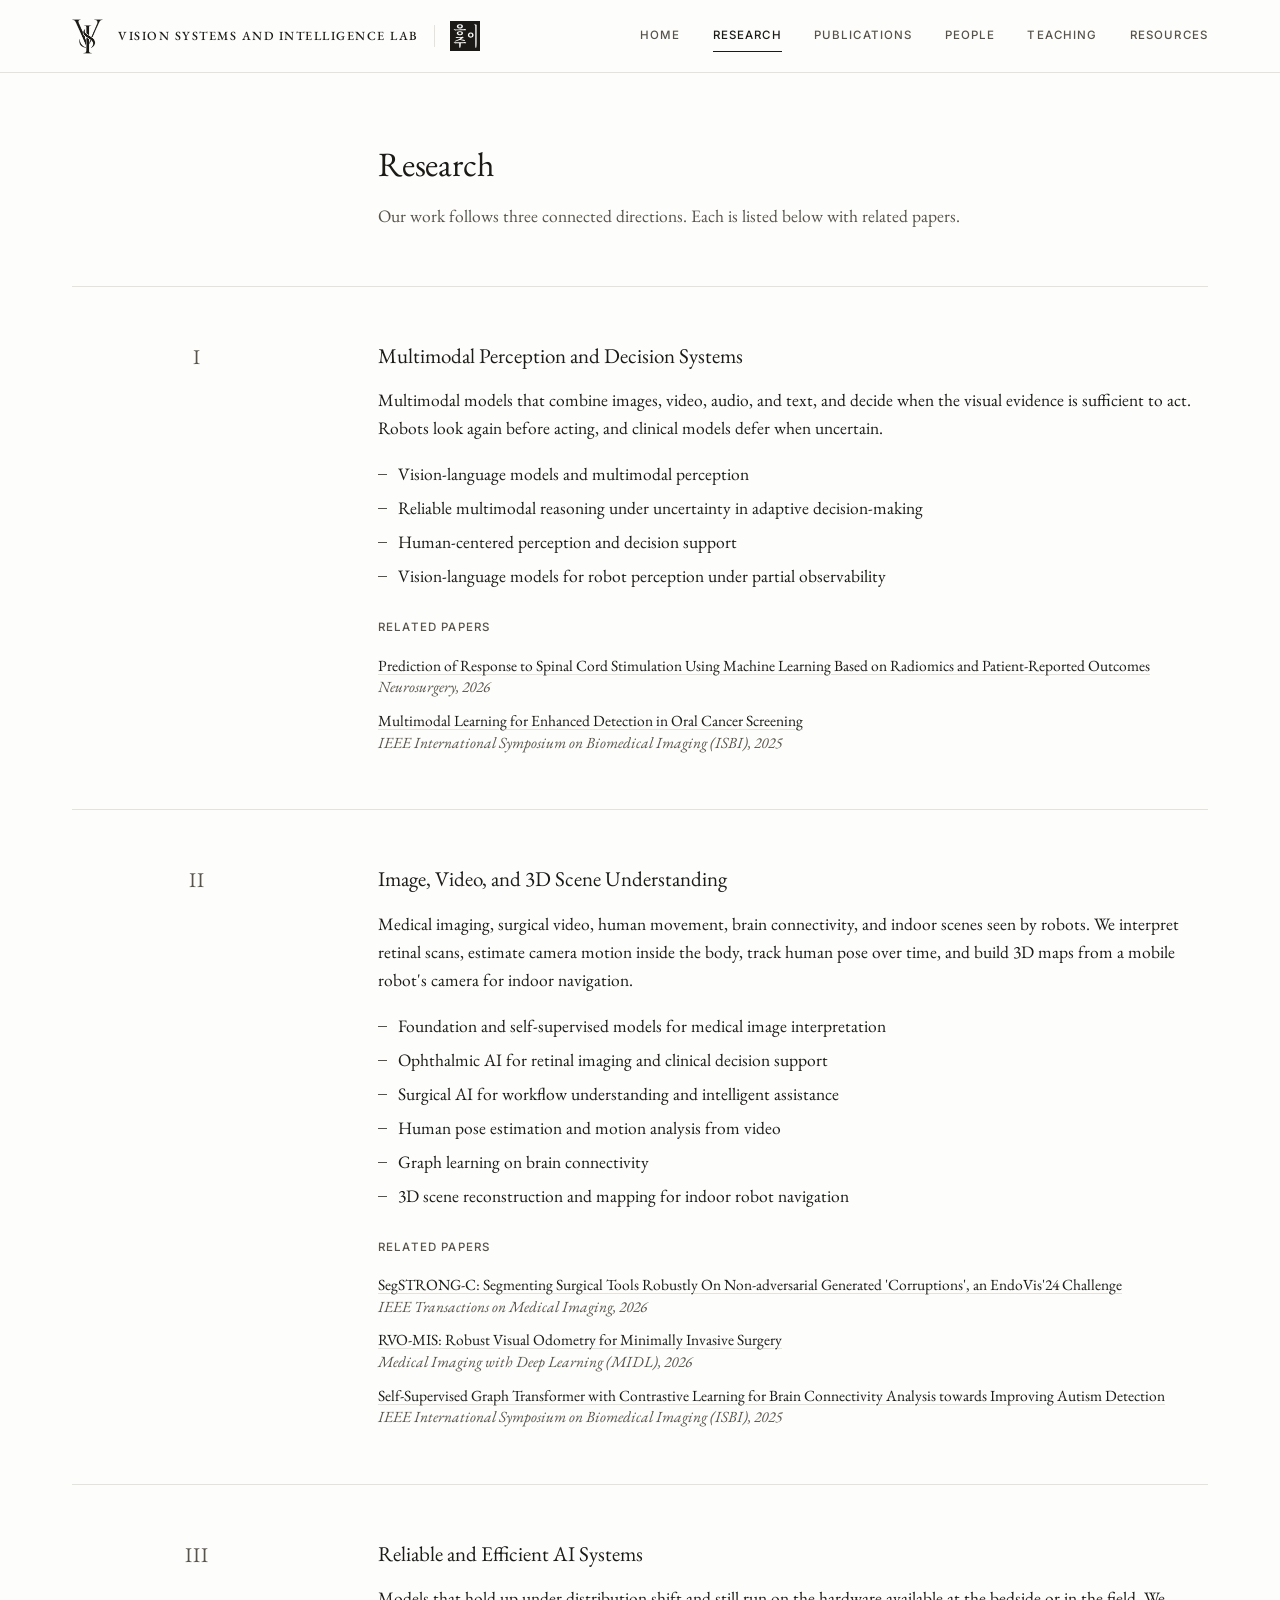
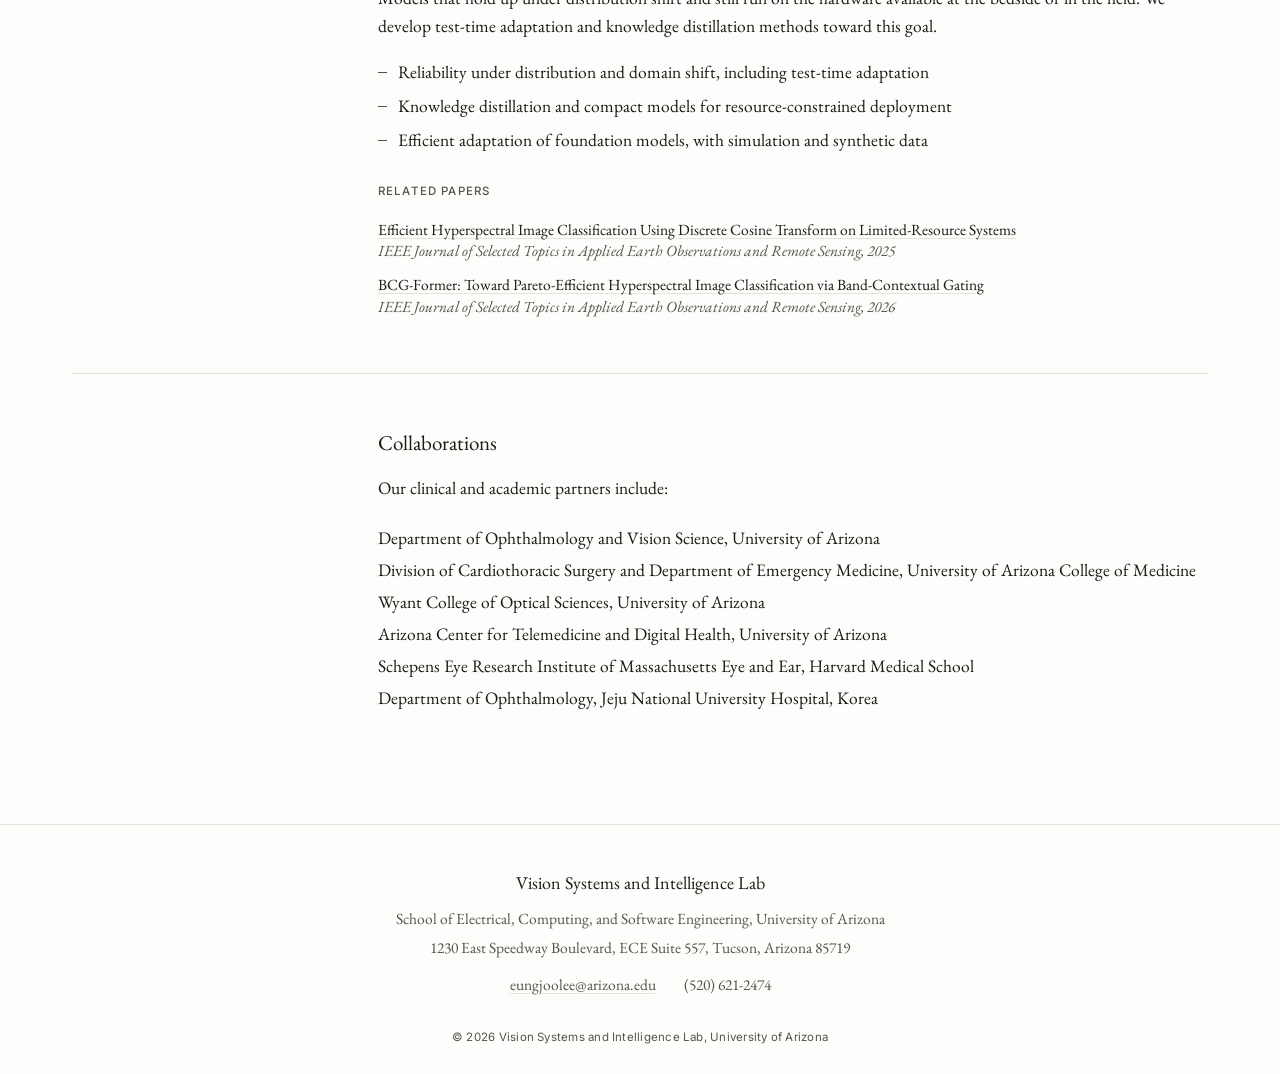
<file: research.html>
<!doctype html>
<html lang="en"><head><meta charset="utf-8"><meta name="viewport" content="width=device-width,initial-scale=1,viewport-fit=cover">
<title>Research, Vision Systems and Intelligence Lab</title><meta name="description" content="The Vision Systems and Intelligence Laboratory at the University of Arizona builds vision systems that make reliable decisions with limited information and limited compute.">
<meta property="og:title" content="Research, Vision Systems and Intelligence Lab"><meta property="og:description" content="The Vision Systems and Intelligence Laboratory at the University of Arizona builds vision systems that make reliable decisions with limited information and limited compute."><meta property="og:type" content="website"><meta property="og:site_name" content="Vision Systems and Intelligence Lab"><meta property="og:url" content="https://vsilab.github.io/research.html">
<meta property="og:image" content="https://vsilab.github.io/assets/og-image.png?v=d3f667ca"><meta property="og:image:width" content="1200"><meta property="og:image:height" content="630"><meta property="og:image:alt" content="Vision Systems and Intelligence Lab, University of Arizona"><meta name="twitter:card" content="summary_large_image"><meta name="twitter:image" content="https://vsilab.github.io/assets/og-image.png?v=d3f667ca">
<link rel="icon" href="assets/favicon.png"><link rel="apple-touch-icon" href="assets/apple-touch-icon.png">
<link rel="preconnect" href="https://fonts.googleapis.com"><link rel="preconnect" href="https://fonts.gstatic.com" crossorigin><link rel="stylesheet" href="https://fonts.googleapis.com/css2?family=EB+Garamond:ital,wght@0,400;0,500;0,600;1,400&family=Inter:wght@400;500&display=swap"><link rel="stylesheet" href="assets/style.css?v=fe0dae03"></head>
<body><a class="skip" href="#main">Skip to content</a>
<header class="masthead"><div class="masthead-in"><a class="brand" href="index.html"><span class="mark" role="img" aria-label="VSI"></span><span class="brand-name"><span class="bn-1">Vision Systems and</span> <span class="bn-2">Intelligence Lab</span></span><span class="seal-rule" aria-hidden="true"></span><span class="seal" role="img" aria-label="이응주" style="-webkit-mask-image:url(assets/seal.svg?v=68c5e53a);mask-image:url(assets/seal.svg?v=68c5e53a)"></span></a><button class="menu" type="button" aria-expanded="false" aria-controls="nav">Menu</button><nav id="nav" class="nav" aria-label="Main"><a href="index.html" data-nav="index">Home</a><a href="research.html" data-nav="research" aria-current="page">Research</a><a href="publications.html" data-nav="publications">Publications</a><a href="people.html" data-nav="people">People</a><a href="teaching.html" data-nav="teaching">Teaching</a><a href="resources.html" data-nav="resources">Resources</a></nav></div></header>
<main id="main" class="wrap"><section class="page-head"><h1>Research</h1><p>Our work follows three connected directions. Each is listed below with related papers.</p></section><section class="sec stack numbered" id="multimodal"><h2 class="sec-title"><span class="r-num" aria-hidden="true">I</span>Multimodal Perception and Decision Systems</h2><div class="sec-body"><div class="r-text"><p class="lead">Multimodal models that combine images, video, audio, and text, and decide when the visual evidence is sufficient to act. Robots look again before acting, and clinical models defer when uncertain.</p><ul class="topics"><li>Vision-language models and multimodal perception</li><li>Reliable multimodal reasoning under uncertainty in adaptive decision-making</li><li>Human-centered perception and decision support</li><li>Vision-language models for robot perception under partial observability</li></ul><h3 class="minor">Related papers</h3><ul class="r-papers"><li><a href="https://doi.org/10.1227/neu.0000000000003715" target="_blank" rel="noopener">Prediction of Response to Spinal Cord Stimulation Using Machine Learning Based on Radiomics and Patient-Reported Outcomes</a><span>Neurosurgery, 2026</span></li><li><a href="https://doi.org/10.1109/ISBI60581.2025.10981235" target="_blank" rel="noopener">Multimodal Learning for Enhanced Detection in Oral Cancer Screening</a><span>IEEE International Symposium on Biomedical Imaging (ISBI), 2025</span></li></ul></div></div></section><section class="sec stack numbered" id="medical"><h2 class="sec-title"><span class="r-num" aria-hidden="true">II</span>Image, Video, and 3D Scene Understanding</h2><div class="sec-body"><div class="r-text"><p class="lead">Medical imaging, surgical video, human movement, brain connectivity, and indoor scenes seen by robots. We interpret retinal scans, estimate camera motion inside the body, track human pose over time, and build 3D maps from a mobile robot&#x27;s camera for indoor navigation.</p><ul class="topics"><li>Foundation and self-supervised models for medical image interpretation</li><li>Ophthalmic AI for retinal imaging and clinical decision support</li><li>Surgical AI for workflow understanding and intelligent assistance</li><li>Human pose estimation and motion analysis from video</li><li>Graph learning on brain connectivity</li><li>3D scene reconstruction and mapping for indoor robot navigation</li></ul><h3 class="minor">Related papers</h3><ul class="r-papers"><li><a href="https://ieeexplore.ieee.org/abstract/document/11737612" target="_blank" rel="noopener">SegSTRONG-C: Segmenting Surgical Tools Robustly On Non-adversarial Generated &#x27;Corruptions&#x27;, an EndoVis&#x27;24 Challenge</a><span>IEEE Transactions on Medical Imaging, 2026</span></li><li><a href="https://proceedings.mlr.press/v315/wang26b.html" target="_blank" rel="noopener">RVO-MIS: Robust Visual Odometry for Minimally Invasive Surgery</a><span>Medical Imaging with Deep Learning (MIDL), 2026</span></li><li><a href="https://ieeexplore.ieee.org/document/10981292" target="_blank" rel="noopener">Self-Supervised Graph Transformer with Contrastive Learning for Brain Connectivity Analysis towards Improving Autism Detection</a><span>IEEE International Symposium on Biomedical Imaging (ISBI), 2025</span></li></ul></div></div></section><section class="sec stack numbered" id="reliable"><h2 class="sec-title"><span class="r-num" aria-hidden="true">III</span>Reliable and Efficient AI Systems</h2><div class="sec-body"><div class="r-text"><p class="lead">Models that hold up under distribution shift and still run on the hardware available at the bedside or in the field. We develop test-time adaptation and knowledge distillation methods toward this goal.</p><ul class="topics"><li>Reliability under distribution and domain shift, including test-time adaptation</li><li>Knowledge distillation and compact models for resource-constrained deployment</li><li>Efficient adaptation of foundation models, with simulation and synthetic data</li></ul><h3 class="minor">Related papers</h3><ul class="r-papers"><li><a href="https://doi.org/10.1109/JSTARS.2025.3605271" target="_blank" rel="noopener">Efficient Hyperspectral Image Classification Using Discrete Cosine Transform on Limited-Resource Systems</a><span>IEEE Journal of Selected Topics in Applied Earth Observations and Remote Sensing, 2025</span></li><li><a href="https://ieeexplore.ieee.org/document/11735068" target="_blank" rel="noopener">BCG-Former: Toward Pareto-Efficient Hyperspectral Image Classification via Band-Contextual Gating</a><span>IEEE Journal of Selected Topics in Applied Earth Observations and Remote Sensing, 2026</span></li></ul></div></div></section><section class="sec stack" id="collaborations"><h2 class="sec-title">Collaborations</h2><div class="sec-body"><p>Our clinical and academic partners include:</p><ul class="plain"><li>Department of Ophthalmology and Vision Science, University of Arizona</li><li>Division of Cardiothoracic Surgery and Department of Emergency Medicine, University of Arizona College of Medicine</li><li>Wyant College of Optical Sciences, University of Arizona</li><li>Arizona Center for Telemedicine and Digital Health, University of Arizona</li><li>Schepens Eye Research Institute of Massachusetts Eye and Ear, Harvard Medical School</li><li>Department of Ophthalmology, Jeju National University Hospital, Korea</li></ul></div></section></main>
<footer class="foot"><div class="foot-in"><p class="foot-name">Vision Systems and Intelligence Lab</p><p><span class="nw">School of Electrical, Computing, and Software Engineering</span>, <span class="nw">University of Arizona</span></p><p><span class="nw">1230 East Speedway Boulevard</span>, <span class="nw">ECE Suite 557</span>, <span class="nw">Tucson, Arizona 85719</span></p><p class="foot-contact"><a href="mailto:eungjoolee@arizona.edu">eungjoolee@arizona.edu</a><span>(520) 621-2474</span></p><p class="foot-copy">© 2026 Vision Systems and Intelligence Lab, University of Arizona</p></div></footer>
<script src="assets/site.js?v=8c8b1245"></script></body></html>
</file>
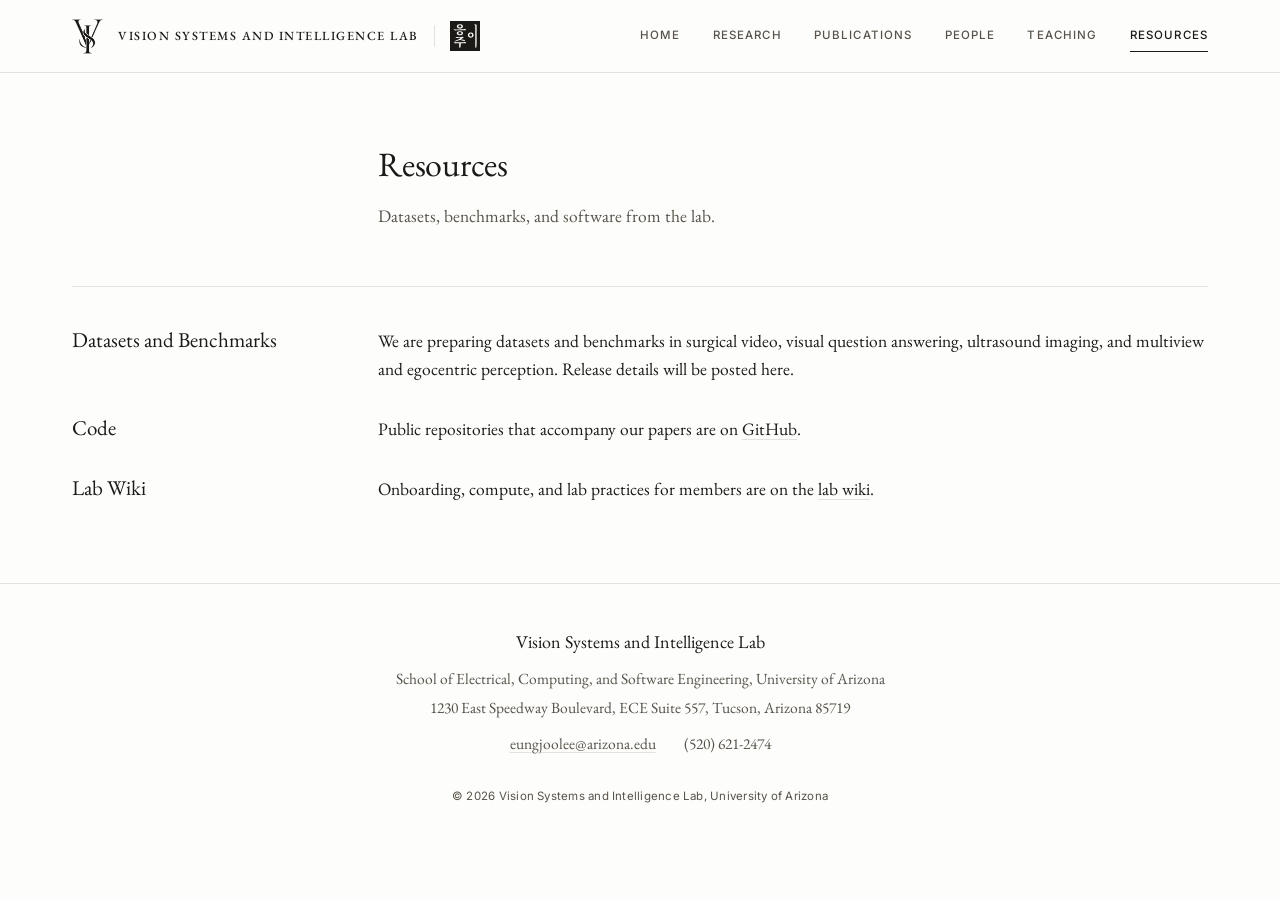
<file: resources.html>
<!doctype html>
<html lang="en"><head><meta charset="utf-8"><meta name="viewport" content="width=device-width,initial-scale=1,viewport-fit=cover">
<title>Resources, Vision Systems and Intelligence Lab</title><meta name="description" content="The Vision Systems and Intelligence Laboratory at the University of Arizona builds vision systems that make reliable decisions with limited information and limited compute.">
<meta property="og:title" content="Resources, Vision Systems and Intelligence Lab"><meta property="og:description" content="The Vision Systems and Intelligence Laboratory at the University of Arizona builds vision systems that make reliable decisions with limited information and limited compute."><meta property="og:type" content="website"><meta property="og:site_name" content="Vision Systems and Intelligence Lab"><meta property="og:url" content="https://vsilab.github.io/resources.html">
<meta property="og:image" content="https://vsilab.github.io/assets/og-image.png?v=d3f667ca"><meta property="og:image:width" content="1200"><meta property="og:image:height" content="630"><meta property="og:image:alt" content="Vision Systems and Intelligence Lab, University of Arizona"><meta name="twitter:card" content="summary_large_image"><meta name="twitter:image" content="https://vsilab.github.io/assets/og-image.png?v=d3f667ca">
<link rel="icon" href="assets/favicon.png"><link rel="apple-touch-icon" href="assets/apple-touch-icon.png">
<link rel="preconnect" href="https://fonts.googleapis.com"><link rel="preconnect" href="https://fonts.gstatic.com" crossorigin><link rel="stylesheet" href="https://fonts.googleapis.com/css2?family=EB+Garamond:ital,wght@0,400;0,500;0,600;1,400&family=Inter:wght@400;500&display=swap"><link rel="stylesheet" href="assets/style.css?v=fe0dae03"></head>
<body><a class="skip" href="#main">Skip to content</a>
<header class="masthead"><div class="masthead-in"><a class="brand" href="index.html"><span class="mark" role="img" aria-label="VSI"></span><span class="brand-name"><span class="bn-1">Vision Systems and</span> <span class="bn-2">Intelligence Lab</span></span><span class="seal-rule" aria-hidden="true"></span><span class="seal" role="img" aria-label="이응주" style="-webkit-mask-image:url(assets/seal.svg?v=68c5e53a);mask-image:url(assets/seal.svg?v=68c5e53a)"></span></a><button class="menu" type="button" aria-expanded="false" aria-controls="nav">Menu</button><nav id="nav" class="nav" aria-label="Main"><a href="index.html" data-nav="index">Home</a><a href="research.html" data-nav="research">Research</a><a href="publications.html" data-nav="publications">Publications</a><a href="people.html" data-nav="people">People</a><a href="teaching.html" data-nav="teaching">Teaching</a><a href="resources.html" data-nav="resources" aria-current="page">Resources</a></nav></div></header>
<main id="main" class="wrap"><section class="page-head"><h1>Resources</h1><p>Datasets, benchmarks, and software from the lab.</p></section><section class="sec quiet"><h2 class="sec-title">Datasets and Benchmarks</h2><div class="sec-body"><p>We are preparing datasets and benchmarks in surgical video, visual question answering, ultrasound imaging, and multiview and egocentric perception. Release details will be posted here.</p></div></section><section class="sec quiet"><h2 class="sec-title">Code</h2><div class="sec-body"><p>Public repositories that accompany our papers are on <a href="https://github.com/vsi-lab" target="_blank" rel="noopener">GitHub</a>.</p></div></section><section class="sec quiet"><h2 class="sec-title">Lab Wiki</h2><div class="sec-body"><p>Onboarding, compute, and lab practices for members are on the <a href="https://vsi-lab.github.io/wiki/" target="_blank" rel="noopener">lab wiki</a>.</p></div></section></main>
<footer class="foot"><div class="foot-in"><p class="foot-name">Vision Systems and Intelligence Lab</p><p><span class="nw">School of Electrical, Computing, and Software Engineering</span>, <span class="nw">University of Arizona</span></p><p><span class="nw">1230 East Speedway Boulevard</span>, <span class="nw">ECE Suite 557</span>, <span class="nw">Tucson, Arizona 85719</span></p><p class="foot-contact"><a href="mailto:eungjoolee@arizona.edu">eungjoolee@arizona.edu</a><span>(520) 621-2474</span></p><p class="foot-copy">© 2026 Vision Systems and Intelligence Lab, University of Arizona</p></div></footer>
<script src="assets/site.js?v=8c8b1245"></script></body></html>
</file>
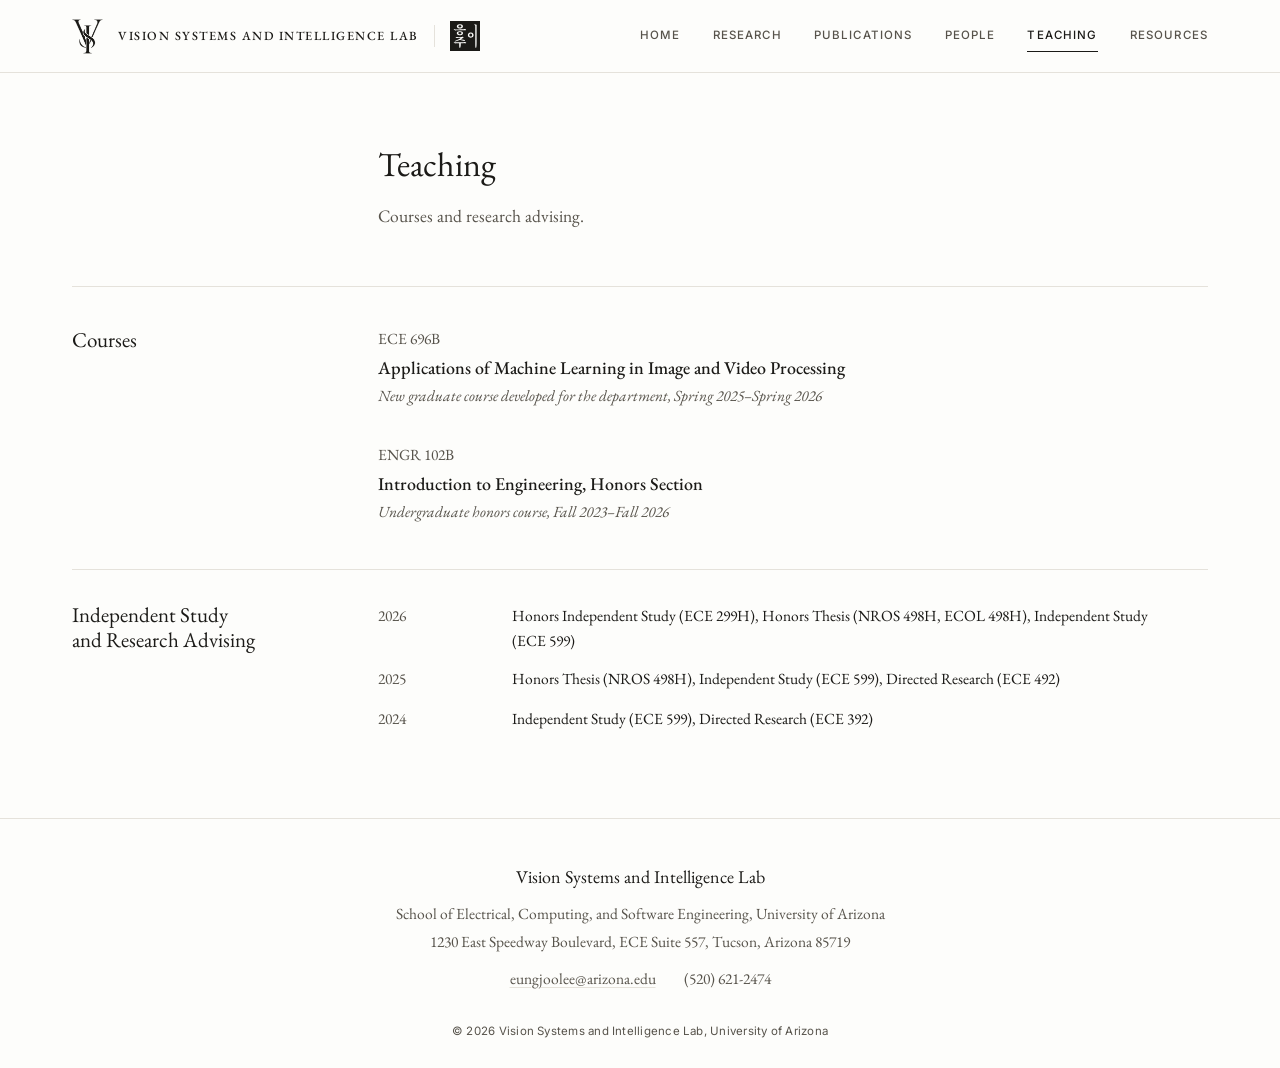
<file: teaching.html>
<!doctype html>
<html lang="en"><head><meta charset="utf-8"><meta name="viewport" content="width=device-width,initial-scale=1,viewport-fit=cover">
<title>Teaching, Vision Systems and Intelligence Lab</title><meta name="description" content="The Vision Systems and Intelligence Laboratory at the University of Arizona builds vision systems that make reliable decisions with limited information and limited compute.">
<meta property="og:title" content="Teaching, Vision Systems and Intelligence Lab"><meta property="og:description" content="The Vision Systems and Intelligence Laboratory at the University of Arizona builds vision systems that make reliable decisions with limited information and limited compute."><meta property="og:type" content="website"><meta property="og:site_name" content="Vision Systems and Intelligence Lab"><meta property="og:url" content="https://vsilab.github.io/teaching.html">
<meta property="og:image" content="https://vsilab.github.io/assets/og-image.png?v=d3f667ca"><meta property="og:image:width" content="1200"><meta property="og:image:height" content="630"><meta property="og:image:alt" content="Vision Systems and Intelligence Lab, University of Arizona"><meta name="twitter:card" content="summary_large_image"><meta name="twitter:image" content="https://vsilab.github.io/assets/og-image.png?v=d3f667ca">
<link rel="icon" href="assets/favicon.png"><link rel="apple-touch-icon" href="assets/apple-touch-icon.png">
<link rel="preconnect" href="https://fonts.googleapis.com"><link rel="preconnect" href="https://fonts.gstatic.com" crossorigin><link rel="stylesheet" href="https://fonts.googleapis.com/css2?family=EB+Garamond:ital,wght@0,400;0,500;0,600;1,400&family=Inter:wght@400;500&display=swap"><link rel="stylesheet" href="assets/style.css?v=fe0dae03"></head>
<body><a class="skip" href="#main">Skip to content</a>
<header class="masthead"><div class="masthead-in"><a class="brand" href="index.html"><span class="mark" role="img" aria-label="VSI"></span><span class="brand-name"><span class="bn-1">Vision Systems and</span> <span class="bn-2">Intelligence Lab</span></span><span class="seal-rule" aria-hidden="true"></span><span class="seal" role="img" aria-label="이응주" style="-webkit-mask-image:url(assets/seal.svg?v=68c5e53a);mask-image:url(assets/seal.svg?v=68c5e53a)"></span></a><button class="menu" type="button" aria-expanded="false" aria-controls="nav">Menu</button><nav id="nav" class="nav" aria-label="Main"><a href="index.html" data-nav="index">Home</a><a href="research.html" data-nav="research">Research</a><a href="publications.html" data-nav="publications">Publications</a><a href="people.html" data-nav="people">People</a><a href="teaching.html" data-nav="teaching" aria-current="page">Teaching</a><a href="resources.html" data-nav="resources">Resources</a></nav></div></header>
<main id="main" class="wrap"><section class="page-head"><h1>Teaching</h1><p>Courses and research advising.</p></section><section class="sec quiet"><h2 class="sec-title">Courses</h2><div class="sec-body"><div class="item"><p class="item-code">ECE 696B</p><h3 class="item-title">Applications of Machine Learning in Image and Video Processing</h3><p class="item-meta">New graduate course developed for the department, Spring 2025–Spring 2026</p></div><div class="item"><p class="item-code">ENGR 102B</p><h3 class="item-title">Introduction to Engineering, Honors Section</h3><p class="item-meta">Undergraduate honors course, Fall 2023–Fall 2026</p></div></div></section><section class="sec quiet ruled"><h2 class="sec-title">Independent Study and Research Advising</h2><div class="sec-body"><ul class="rows"><li><span class="row-k">2026</span><span>Honors Independent Study (ECE&nbsp;299H), Honors Thesis (NROS&nbsp;498H,&nbsp;ECOL&nbsp;498H), Independent Study (ECE&nbsp;599)</span></li><li><span class="row-k">2025</span><span>Honors Thesis (NROS&nbsp;498H), Independent Study (ECE&nbsp;599), Directed Research (ECE&nbsp;492)</span></li><li><span class="row-k">2024</span><span>Independent Study (ECE&nbsp;599), Directed Research (ECE&nbsp;392)</span></li></ul></div></section></main>
<footer class="foot"><div class="foot-in"><p class="foot-name">Vision Systems and Intelligence Lab</p><p><span class="nw">School of Electrical, Computing, and Software Engineering</span>, <span class="nw">University of Arizona</span></p><p><span class="nw">1230 East Speedway Boulevard</span>, <span class="nw">ECE Suite 557</span>, <span class="nw">Tucson, Arizona 85719</span></p><p class="foot-contact"><a href="mailto:eungjoolee@arizona.edu">eungjoolee@arizona.edu</a><span>(520) 621-2474</span></p><p class="foot-copy">© 2026 Vision Systems and Intelligence Lab, University of Arizona</p></div></footer>
<script src="assets/site.js?v=8c8b1245"></script></body></html>
</file>
<file: assets/style.css>
/* Layout: one 12-column page. Every section puts its title in a fixed left column and its content
   in the right, so headings, text and figures line up on the same edges on every page.
   One typeface (EB Garamond) in five sizes; uppercase is used only for navigation and minor heads. */
:root{
  --paper:#fdfdfb;
  --mat:#ffffff;
  --ink:#1b1a17;
  --muted:#6a665e;
  --rule:#e5e2db;
  --accent:#6b1f2a;
  --face:"EB Garamond",Garamond,"Times New Roman",serif;
  --fs-1:34px;  /* page titles, hero */
  --fs-2:21px;  /* section titles */
  --fs-3:18px;  /* item titles */
  --fs-4:17.5px;/* body */
  --fs-5:15.5px;/* meta, captions */
  --fs-6:12.5px;/* uppercase nav and minor heads */
  --title-col:250px;
  --gap:56px;
  color-scheme:light;
}
@media (prefers-color-scheme:dark){:root:not([data-theme="light"]){
  --paper:#141312;--mat:#f4f2ee;--ink:#ebe7df;--muted:#a19b90;--rule:#2e2b27;--accent:#d2a979;color-scheme:dark}}
:root[data-theme="dark"]{--paper:#141312;--mat:#f4f2ee;--ink:#ebe7df;--muted:#a19b90;--rule:#2e2b27;--accent:#d2a979;color-scheme:dark}

*,*::before,*::after{box-sizing:border-box}
html{scroll-behavior:smooth;scroll-padding-top:90px;-webkit-text-size-adjust:100%}
body{margin:0;background:var(--paper);color:var(--ink);font:400 var(--fs-4)/1.6 var(--face);
  -webkit-font-smoothing:antialiased;text-rendering:optimizeLegibility;font-variant-numeric:lining-nums}
body::before{content:"";position:fixed;inset:0 0 auto;height:env(safe-area-inset-top,0px);z-index:60;background:var(--paper)}
img{max-width:100%;display:block}
h1,h2,h3,p{margin:0}
h1,h2,h3{font-weight:400;text-wrap:balance}
ul,ol{list-style:none;margin:0;padding:0}
a{color:inherit;text-decoration:underline;text-decoration-thickness:1px;text-underline-offset:.2em;text-decoration-color:var(--rule);transition:text-decoration-color .2s}
a:hover{text-decoration-color:var(--ink)}
:focus-visible{outline:1px solid var(--accent);outline-offset:4px}
[hidden]{display:none!important}
.visually-hidden{position:absolute;width:1px;height:1px;overflow:hidden;clip:rect(0 0 0 0);white-space:nowrap}
.skip{position:absolute;left:-999px;top:8px;background:var(--ink);color:var(--paper);padding:8px 14px;z-index:99}
.skip:focus{left:16px}

.wrap,.masthead-in,.foot-in,.foot-copy{width:100%;max-width:1200px;margin-inline:auto;
  padding-left:max(32px,env(safe-area-inset-left,0px));padding-right:max(32px,env(safe-area-inset-right,0px))}
.minor,.nav a,.brand-name,.menu,.chip{font-size:var(--fs-6);letter-spacing:.16em;text-transform:uppercase;font-weight:500}

/* masthead */
.masthead{position:sticky;top:env(safe-area-inset-top,0px);z-index:50;background:var(--paper);border-bottom:1px solid var(--rule)}
.masthead-in{display:flex;align-items:center;justify-content:space-between;gap:24px;min-height:72px}
.brand{display:flex;align-items:center;gap:14px;text-decoration:none}
.mark{display:block;flex:none;width:26px;height:30px;background:var(--ink);
  -webkit-mask:url(logo-mark.png) center/contain no-repeat;mask:url(logo-mark.png) center/contain no-repeat}
[data-preview] .mark{-webkit-mask-image:url(assets/logo-mark.png);mask-image:url(assets/logo-mark.png)}
.nav{display:flex;gap:32px}
.nav a{text-decoration:none;color:var(--muted);padding:6px 0;border-bottom:1px solid transparent}
.nav a:hover{color:var(--ink)}
.nav a[aria-current="page"]{color:var(--ink);border-bottom-color:var(--ink)}
.menu{display:none;background:none;border:1px solid var(--rule);color:var(--ink);font-family:var(--face);padding:8px 14px;cursor:pointer}

main{display:block;padding-bottom:24px}

/* the section grid used everywhere */
.sec.stack{row-gap:18px}
.sec.stack .sec-title{grid-column:2}
.sec.stack .sec-body{grid-column:2}
.sec{display:grid;grid-template-columns:var(--title-col) minmax(0,1fr);gap:var(--gap);padding-block:56px;border-top:1px solid var(--rule)}
.sec-title{font-size:var(--fs-2);line-height:1.2}
.sec-body{min-width:0;display:grid;gap:22px;align-content:start}
.sec-body>p{max-width:64ch}
.minor{color:var(--muted)}
.sec-more{font-size:var(--fs-5)}

/* Home: sharpen secondary text and section rules in both color schemes. */
.hero,#pi,#service,#current{
  --muted:color-mix(in srgb,var(--ink) 80%,var(--paper));
  --rule:color-mix(in srgb,var(--ink) 17%,var(--paper));
}

.page-head{display:grid;gap:18px;padding-block:72px 56px;padding-left:calc(var(--title-col) + var(--gap))}
.page-head h1{font-size:var(--fs-1);line-height:1.15;letter-spacing:-.005em}
.page-head>p{max-width:64ch;color:var(--muted)}

/* home hero: same size and rail as the page heads */
.hero{display:grid;gap:18px;padding-block:72px 56px;padding-left:calc(var(--title-col) + var(--gap))}
.hero h1{font-size:var(--fs-1);line-height:1.15;letter-spacing:-.005em}
.hero p{max-width:64ch;color:var(--muted)}
.hero .join{font-size:var(--fs-5);color:var(--ink);padding-top:16px;border-top:1px solid var(--rule);max-width:none;width:min(100%,calc(var(--fs-4) / var(--fs-5) * 64ch))}
.hero .join span{font-weight:500}

/* PI */
#pi{border-top-color:color-mix(in srgb,var(--ink) 24%,var(--paper))}
.pi{display:grid;grid-template-columns:minmax(0,1fr) 184px;gap:48px;align-items:start}
.pi-photo{margin:0}
.pi-text{display:grid;gap:14px;max-width:64ch}
.pi-text .pi-name{font-size:clamp(26px,2.15vw,30px);font-weight:500;line-height:1.12;letter-spacing:-.015em}
.pi-text .pi-roles{color:var(--muted);font-size:var(--fs-5);line-height:1.45;margin-top:-6px}
.pi-links{display:flex;flex-wrap:wrap;gap:6px 28px;font-size:var(--fs-5)}

/* service */
.svc-grid{columns:2;column-gap:56px}
.svc-grid>.svc-group{break-inside:avoid;margin-bottom:36px}
.svc-rv{display:grid;gap:14px}
.svc-group{display:grid;gap:14px;align-content:start;min-width:0}
.svc{display:grid;gap:12px}
.svc li{display:grid;grid-template-columns:minmax(0,1fr) auto;gap:20px;align-items:baseline}
.svc-what{display:grid}
.svc-name{line-height:1.35}
.svc-role{font-size:var(--fs-5);color:var(--muted);line-height:1.4}
.svc-year{font-size:var(--fs-5);color:var(--muted);font-variant-numeric:tabular-nums lining-nums;white-space:nowrap}
.rv{display:grid;grid-template-columns:110px minmax(0,1fr);gap:16px;font-size:var(--fs-5);line-height:1.55}
.rv span{color:var(--muted)}

/* figures */
.fig{margin:0;display:grid;gap:10px;min-width:0}
.fig-mat{position:relative;background:var(--mat);border:1px solid var(--rule);aspect-ratio:8/7;max-width:100%;display:flex;align-items:center;justify-content:center;padding:8px;overflow:hidden}
.fig-big .fig-mat{aspect-ratio:16/10;padding:18px}
.fig-mat img{width:100%;height:100%;object-fit:contain}
.fig-empty{display:none}
.fig.is-empty .fig-empty{display:block;width:34px;height:40px;background:var(--rule);
  -webkit-mask:url(logo-mark.png) center/contain no-repeat;mask:url(logo-mark.png) center/contain no-repeat}
[data-preview] .fig.is-empty .fig-empty{-webkit-mask-image:url(assets/logo-mark.png);mask-image:url(assets/logo-mark.png)}
figcaption{font-size:var(--fs-5);line-height:1.4;color:var(--muted)}
figcaption a{text-decoration:none}
figcaption a:hover{text-decoration:underline}
.fig-venue{display:block;font-style:italic}

/* current research */
.dirs{display:grid;gap:32px}
.dir{display:grid;grid-template-columns:minmax(0,1.75fr) minmax(0,1fr);grid-template-areas:"figure text";gap:36px;align-items:start;min-width:0}
.dir .fig{grid-area:figure}
.dir-text{grid-area:text;display:grid;gap:10px}
.dir h3{font-size:var(--fs-2);font-weight:500;line-height:1.2;margin-top:4px;text-wrap:pretty}
.dir h3 a{text-decoration:none}
.dir h3 a:hover{text-decoration:underline}
.dir-text>p{font-size:var(--fs-4);line-height:1.55}

/* research page */
.r-grid{display:grid;grid-template-columns:minmax(0,1.15fr) minmax(0,1fr);gap:40px;align-items:start}
.r-text{display:grid;gap:18px;align-content:start;max-width:none}
.topics{display:grid;gap:6px}
.topics li{padding-left:20px;position:relative}
.topics li::before{content:"";position:absolute;left:0;top:.8em;width:9px;height:1px;background:var(--muted)}
.r-text .minor{margin-top:10px}
.r-papers{display:grid;gap:12px}
.r-papers li{display:grid;font-size:var(--fs-5);line-height:1.4}
.r-papers span{color:var(--muted);font-style:italic}

/* publications */
.filters{display:flex;flex-wrap:wrap;align-items:center;justify-content:space-between;gap:16px 32px;margin-top:18px}
.chips{display:flex;flex-wrap:wrap;gap:4px 24px}
.chip{background:none;border:0;border-bottom:1px solid transparent;padding:6px 0;color:var(--muted);font-family:var(--face);cursor:pointer}
.chip:hover{color:var(--ink)}
.chip[aria-pressed="true"]{color:var(--ink);border-bottom-color:var(--ink)}
.search{flex:0 1 320px}
.search input{width:100%;font:400 var(--fs-5) var(--face);color:var(--ink);background:transparent;border:0;border-bottom:1px solid var(--muted);border-radius:0;padding:6px 0}
.search input::placeholder{color:var(--muted)}
.pubs{display:grid;gap:20px}
.pub{display:grid;grid-template-columns:52px minmax(0,1fr);gap:18px}
.pub-year{font-size:var(--fs-5);color:var(--muted);line-height:1.75;font-variant-numeric:tabular-nums lining-nums}
.pub-body{display:grid;gap:2px;min-width:0}
.pub-title{font-size:var(--fs-4);font-weight:500;line-height:1.4}
.pub-title a{text-decoration-color:var(--rule)}
.pub-title a:hover{text-decoration-color:var(--ink)}
.pub-meta{font-size:var(--fs-5);color:var(--muted);line-height:1.45}
.pub-meta b{font-weight:500;color:var(--ink)}
.pub-links{display:flex;flex-wrap:wrap;gap:4px 22px;font-size:var(--fs-5);margin-top:2px}
.empty{padding-block:40px;color:var(--muted);padding-left:calc(var(--title-col) + var(--gap))}

/* people */
.people{display:grid;grid-template-columns:repeat(4,minmax(0,1fr));gap:36px 28px}
.person{min-width:0;display:grid;gap:2px;align-content:start}
.portrait{aspect-ratio:4/5;max-width:100%;overflow:hidden;background:var(--rule);margin-bottom:12px}
.portrait img{width:100%;height:100%;object-fit:cover;filter:grayscale(1);transition:filter .45s ease}
.portrait:hover img,.person:hover .portrait img{filter:none}
/* touch screens have no hover: site.js colors a portrait while it sits in the middle of the screen
   (or when tapped). Without JS, touch screens simply show color. */
@media (hover:none){html:not(.js) .portrait img{filter:none}}
.portrait.on img{filter:none}
.portrait.ph{display:flex;align-items:center;justify-content:center;background:transparent;border:1px solid var(--rule);color:var(--muted);font-size:30px;font-style:italic}
.p-name{font-weight:500;line-height:1.35}
.p-dept{font-size:var(--fs-5);color:var(--muted);line-height:1.4}
.al-grid{display:grid;grid-template-columns:repeat(2,minmax(0,1fr));gap:40px 56px}
.al-group{display:grid;gap:14px;align-content:start}
.alumni{display:grid;gap:14px}
.alumni li{display:grid;font-size:var(--fs-5);line-height:1.45;color:var(--muted)}
.al-name{font-size:var(--fs-4);color:var(--ink);font-weight:500}
.al-now{font-style:italic}

/* generic items (teaching, research consortia) */
.item{display:grid;gap:4px;max-width:64ch}
.item+.item{padding-top:22px;border-top:1px solid var(--rule)}
.item-code{font-size:var(--fs-5);color:var(--muted);font-variant-numeric:tabular-nums lining-nums}
.item-title{font-size:var(--fs-3);font-weight:500;line-height:1.35}
.item-meta{font-size:var(--fs-5);color:var(--muted);font-style:italic}
.plain{display:grid;gap:4px}
.pub-note{font-style:italic}
.row-k{font-size:var(--fs-5);color:var(--muted);font-variant-numeric:tabular-nums lining-nums;line-height:1.75}

/* teaching */
.rows li{display:grid;grid-template-columns:90px minmax(0,1fr);gap:24px;align-items:baseline;padding-block:14px;border-top:1px solid var(--rule)}
.rows li:first-child{border-top:0;padding-top:0}
.rows li:has(> :nth-child(2):last-child){grid-template-columns:110px minmax(0,1fr)}
.code{font-size:var(--fs-5);color:var(--muted);font-variant-numeric:tabular-nums lining-nums}
.c-title{font-size:var(--fs-3);line-height:1.3}
.c-meta{font-size:var(--fs-5);color:var(--muted);font-style:italic;text-align:right}

/* footer */
.foot{border-top:1px solid var(--rule);margin-top:32px;padding-block:44px 28px}
.foot-in{display:grid;grid-template-columns:var(--title-col) repeat(3,minmax(0,1fr));gap:var(--gap);font-size:var(--fs-5);line-height:1.6;color:var(--muted)}
.foot-lab{display:grid;gap:14px;grid-column:span 1}
.foot-in{grid-template-columns:minmax(0,1.6fr) repeat(3,minmax(0,1fr))}
.foot-copy{margin-top:36px;font-size:var(--fs-6);letter-spacing:.06em;color:var(--muted)}

/* responsive */
@media (max-width:1060px){
  :root{--title-col:190px;--gap:40px}
  .people{grid-template-columns:repeat(3,minmax(0,1fr))}
  .r-grid{grid-template-columns:1fr}
  .svc-grid{columns:1}
  .al-grid{grid-template-columns:1fr}
  .foot-in{grid-template-columns:1fr 1fr}
}
@media (max-width:760px){
  :root{--fs-1:28px;--fs-2:20px;--fs-3:17px;--fs-4:16.5px;--fs-5:14.5px;--gap:18px}
  .wrap,.masthead-in,.foot-in,.foot-copy{padding-left:max(18px,env(safe-area-inset-left,0px));padding-right:max(18px,env(safe-area-inset-right,0px))}
  .masthead-in{flex-wrap:wrap;min-height:60px;gap:0}
  .brand-name{font-size:11px;letter-spacing:.12em}
  .menu{display:block}
  .nav{width:100%;flex-wrap:wrap;gap:2px 22px;padding:4px 0 14px}
  .js .nav:not(.open){display:none}
  .sec{grid-template-columns:1fr;padding-block:40px}
  .sec.stack .sec-title,.sec.stack .sec-body{grid-column:1}
  .hero,.page-head,.empty{padding-left:0}
  .hero,.page-head{padding-block:44px 36px}
  .rv{grid-template-columns:1fr;gap:2px}
  .dir{grid-template-columns:1fr;grid-template-areas:"text" "figure";gap:16px}
  .people{grid-template-columns:repeat(2,minmax(0,1fr));gap:28px 16px}
  .pub{grid-template-columns:1fr;gap:0}
  .rows li,.rows li:has(> :nth-child(2):last-child){grid-template-columns:1fr;gap:2px}
  .c-meta{text-align:left}
  .foot-in{grid-template-columns:1fr;gap:20px}
}
@media (prefers-reduced-motion:reduce){html{scroll-behavior:auto}a{transition:none}}
@media print{.masthead,.filters,.foot,.menu{display:none}}

/* header name: full on wide screens, short below 1100px */
.brand-name{white-space:nowrap}

/* below 1060px every section stacks its title above the content, so text uses the full width */
@media (max-width:1060px){
  .sec{grid-template-columns:1fr;row-gap:18px}
  .sec.stack .sec-title,.sec.stack .sec-body{grid-column:1}
  .hero,.page-head,.empty{padding-left:0}
  .pi{grid-template-columns:minmax(0,1fr) 160px}
}
@media (max-width:620px){
}

/* quiet sections (Teaching, Resources): no rules between rows, spacing does the work */
.sec.quiet{border-top:0;padding-block:24px}
.sec.quiet+.sec.quiet{padding-top:8px}
.page-head+.sec.quiet{border-top:1px solid var(--rule);padding-top:40px}
.sec.quiet .rows li{border-top:0;padding-block:6px}
.sec.quiet .rows li:first-child{padding-top:0}
.sec.quiet .item+.item{border-top:0;padding-top:12px}

/* page intros are one or two sentences: let them use the full width and avoid a lone last word */
.page-head>p{max-width:none;text-wrap:pretty}
.hero p{text-wrap:pretty}
.sec.quiet.ruled,.sec.quiet+.sec.quiet.ruled{border-top:1px solid var(--rule);padding-top:32px;margin-top:20px}

/* student portraits a step smaller than the PI photo */
.people{grid-template-columns:repeat(5,minmax(0,150px));gap:32px 28px}
.people .portrait{max-width:150px}
@media (max-width:1060px){.people{grid-template-columns:repeat(4,minmax(0,140px))}}
@media (max-width:760px){.people{grid-template-columns:repeat(3,minmax(0,1fr));gap:24px 14px}}

/* phones: desktop layout above is unchanged; these rules only apply at 760px and below */
@media (max-width:760px){
  body{-webkit-text-size-adjust:100%;text-size-adjust:100%}
  /* Keep the PI's name and portrait together before the full-width biography. */
  .pi{grid-template-columns:minmax(0,1fr) 124px;gap:14px 20px}
  .pi-photo{grid-row:1;grid-column:2;width:100%;margin-bottom:14px}
  .pi-text{display:contents}
  .pi-text>p{grid-column:1/-1;text-wrap:pretty}
  .pi-text>.pi-name{grid-column:1;grid-row:1;align-self:center}
  /* body copy: slightly larger leading for small screens */
  .sec-body p,.hero p,.r-text p{line-height:1.62}
  /* publications: one swipeable row of categories instead of four wrapped lines */
  .page-head,.page-head>*{min-width:0}
  .filters{flex-direction:column;align-items:stretch;gap:14px;min-width:0;max-width:100%}
  .chips{flex-wrap:nowrap;overflow-x:auto;min-width:0;max-width:calc(100% + 36px);gap:0 22px;margin-inline:-18px;padding-inline:18px;
    scrollbar-width:none;-webkit-overflow-scrolling:touch;scroll-snap-type:x proximity;scroll-padding-inline:18px;
    -webkit-mask-image:linear-gradient(to right,#000 82%,transparent);mask-image:linear-gradient(to right,#000 82%,transparent)}
  .chips::-webkit-scrollbar{display:none}
  .chip{flex:none;white-space:nowrap;scroll-snap-align:start;padding-block:10px}
  .search{flex:none;width:100%}
  .search input{font-size:16px} /* 16px keeps iOS from zooming on focus */
  /* people: three portraits per row, names and departments set a step smaller */
  .people{grid-template-columns:repeat(3,minmax(0,1fr));gap:26px 14px}
  .people .portrait{max-width:none}
  .p-name{font-size:16px;line-height:1.25}
  .p-dept{font-size:13.5px;line-height:1.35}
  /* larger tap targets in the menu */
  .nav a{padding-block:10px}
  .portrait img{transition:filter .6s ease}
  .sec.quiet .sec-title{font-size:19px}
}
@media (max-width:380px){.people{grid-template-columns:repeat(2,minmax(0,1fr))}}

/* Teaching and Resources: text uses the full content width instead of a 64-character measure */
.sec.quiet .sec-body>p,.sec.quiet .item{max-width:none;text-wrap:pretty}

/* Teaching: advising rows sit a step below the courses */
.sec.quiet.ruled .rows li>span:last-child{font-size:var(--fs-5)}

/* footer: one centered block (name, affiliation, address, contact) */
.foot-in{display:flex;flex-direction:column;align-items:center;text-align:center;gap:4px}
.foot-in p{margin:0;text-wrap:balance}
.foot-name{color:var(--ink);font-size:var(--fs-3);margin-bottom:6px !important}
.foot-contact{display:flex;flex-wrap:wrap;justify-content:center;gap:2px 28px;margin-top:8px !important}
.foot-in .foot-copy{margin-top:26px !important;padding:0}
@media (max-width:760px){.foot-in{gap:6px}}
.foot .nw{white-space:nowrap}
@media (max-width:380px){.foot .nw{white-space:normal}}

/* alumni: a step smaller and tighter than current members */
.al-grid{gap:28px 48px}
.al-group{gap:10px}
.alumni{gap:9px}
.alumni li{font-size:14px;line-height:1.35}
.al-name{font-size:15.5px}

/* refinements: a neutral sans for navigation and small labels only (titles and the lab name stay in EB Garamond),
   slightly tighter capitals, a darker grey for secondary text, and a clearer monogram at small sizes */
:root{--sans:"Inter",-apple-system,"Helvetica Neue",Arial,sans-serif;--muted:#57534b}
@media (prefers-color-scheme:dark){:root:not([data-theme="light"]){--muted:#b4aea3}}
:root[data-theme="dark"]{--muted:#b4aea3}
.brand{gap:15px}
.mark{width:31px;height:35px}
.brand-name{letter-spacing:.12em}
.nav a,.menu,.chip,.minor,.foot-copy{font-family:var(--sans);font-size:11.5px;letter-spacing:.1em;font-weight:500}
.foot-copy{text-transform:none;letter-spacing:.02em;font-weight:400}
@media (max-width:760px){.mark{width:27px;height:31px}.brand{gap:12px}}

/* quieter details: paper links read as small labels, and the mobile menu is plain text */
.pub-links{font-family:var(--sans);font-size:11px;letter-spacing:.08em;text-transform:uppercase;gap:4px 20px;margin-top:5px}
.pub-links a{color:var(--muted);text-decoration:none;border-bottom:1px solid var(--rule);padding-bottom:1px;transition:color .2s,border-color .2s}
.pub-links a:hover{color:var(--ink);border-bottom-color:var(--ink)}
.menu{border:0;padding:8px 0}

/* Research: a small roman numeral for each direction, set in the empty title column */
.sec.numbered .sec-title{position:relative}
.sec.numbered .r-num{position:absolute;right:calc(100% + var(--gap));top:.05em;width:var(--title-col);text-align:center;
  font-size:var(--fs-2);font-weight:400;color:var(--muted);letter-spacing:.04em}
@media (max-width:1060px){
  .sec.numbered .r-num{position:static;display:block;width:auto;font-size:var(--fs-5);margin-bottom:6px}
}

/* home intro and join note: wider than the 64ch body measure, a little short of the full section width */
.hero p,.hero .join{max-width:760px;width:auto}

/* name seal (이응주, carved): sits after the full lab name, coloured with the ink like the VSI mark */
.seal-rule{flex:none;width:1px;height:22px;background:var(--rule)}
.seal{flex:none;display:block;width:30px;height:30px;background:var(--ink);
  -webkit-mask-position:center;mask-position:center;-webkit-mask-size:contain;mask-size:contain;
  -webkit-mask-repeat:no-repeat;mask-repeat:no-repeat}
.bn-1,.bn-2{white-space:nowrap}
@media (max-width:1100px){
  .brand-name{display:grid;line-height:1.5}
}
@media (max-width:760px){
  .seal{width:28px;height:28px}
  .seal-rule{height:20px}
}
/* with the full name and seal the nav no longer fits beside them below 900px, so the menu button takes over there */
@media (max-width:900px){
  .masthead-in{flex-wrap:wrap;gap:0}
  .menu{display:block}
  .nav{width:100%;flex-wrap:wrap;gap:2px 22px;padding:4px 0 14px}
  .js .nav:not(.open){display:none}
}
/* keep the scrollbar on every page, so short pages (Teaching, Resources) don't sit a few pixels right of long ones.
   overflow-y:scroll also covers Safari, which ignores scrollbar-gutter */
html{overflow-y:scroll}
</file>
